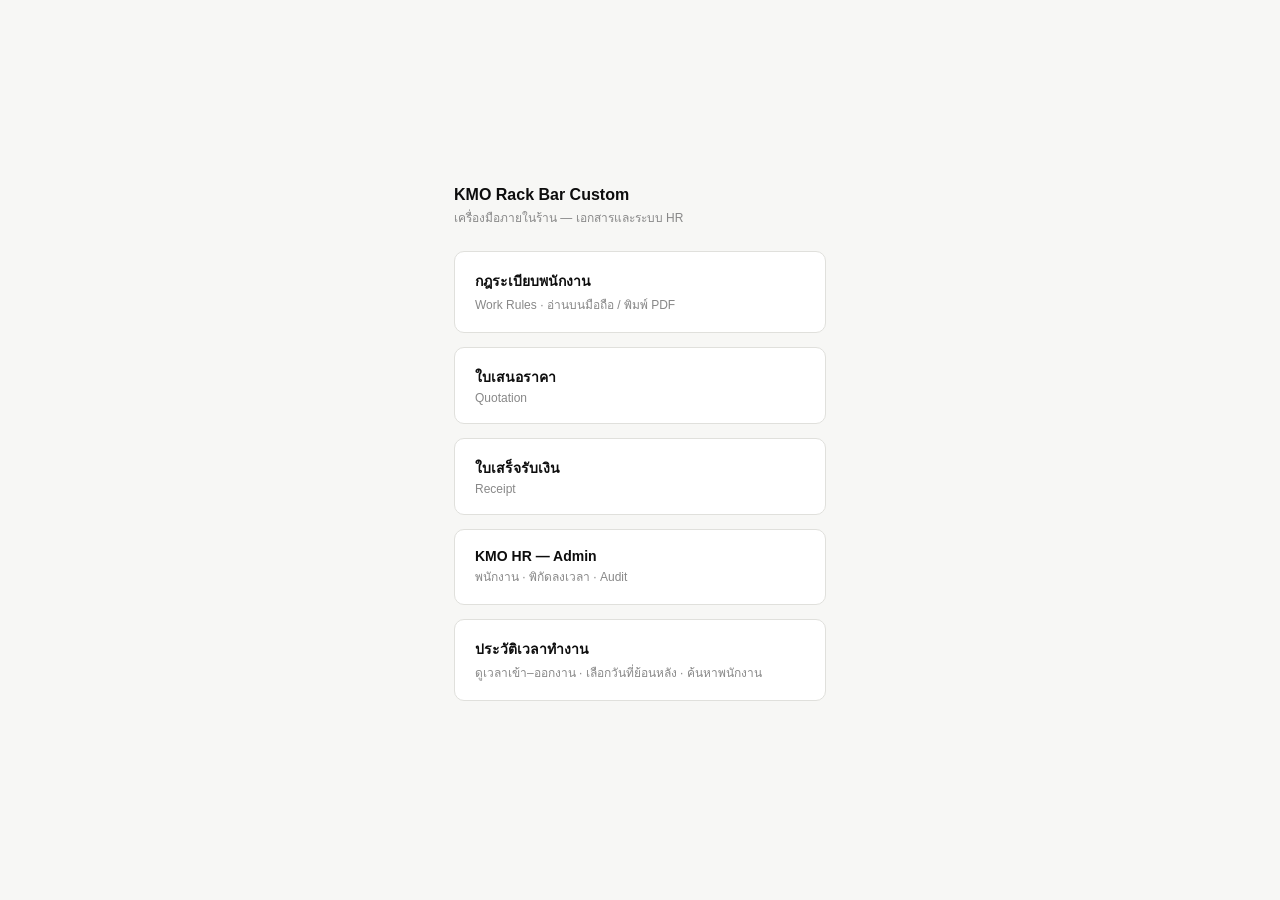
<file: index.html>
<!DOCTYPE html>
<html lang="th">
<head>
<meta charset="UTF-8">
<meta name="viewport" content="width=device-width, initial-scale=1.0">
<title>KMO Tools — เอกสาร</title>
<style>
  *{margin:0;padding:0;box-sizing:border-box}
  body{background:#f7f7f5;font-family:'IBM Plex Sans Thai','Sarabun',sans-serif;color:#0d0d0d;min-height:100vh;display:flex;align-items:center;justify-content:center}
  .wrap{width:100%;max-width:420px;padding:24px}
  h1{font-size:16px;font-weight:600;margin-bottom:4px}
  p.sub{font-size:12px;color:#888;margin-bottom:24px}
  a.card{display:block;background:#fff;border:1px solid #e0e0dc;border-radius:10px;padding:18px 20px;margin-bottom:14px;text-decoration:none;color:#0d0d0d;transition:border-color .15s}
  a.card:hover{border-color:#f5d000}
  a.card .t{font-size:14px;font-weight:600}
  a.card .d{font-size:12px;color:#888;margin-top:3px}
</style>
</head>
<body>
<div class="wrap">
  <h1>KMO Rack Bar Custom</h1>
  <p class="sub">เครื่องมือภายในร้าน — เอกสารและระบบ HR</p>
  <a class="card" href="hr/rules.html">
    <div class="t">กฎระเบียบพนักงาน</div>
    <div class="d">Work Rules · อ่านบนมือถือ / พิมพ์ PDF</div>
  </a>
  <a class="card" href="quotation.html">
    <div class="t">ใบเสนอราคา</div>
    <div class="d">Quotation</div>
  </a>
  <a class="card" href="receipt.html">
    <div class="t">ใบเสร็จรับเงิน</div>
    <div class="d">Receipt</div>
  </a>
  <a class="card" href="hr/admin.html">
    <div class="t">KMO HR — Admin</div>
    <div class="d">พนักงาน · พิกัดลงเวลา · Audit</div>
  </a>
  <a class="card" href="hr/attendance.html">
    <div class="t">ประวัติเวลาทำงาน</div>
    <div class="d">ดูเวลาเข้า–ออกงาน · เลือกวันที่ย้อนหลัง · ค้นหาพนักงาน</div>
  </a>
</div>
</body>
</html>
</file>
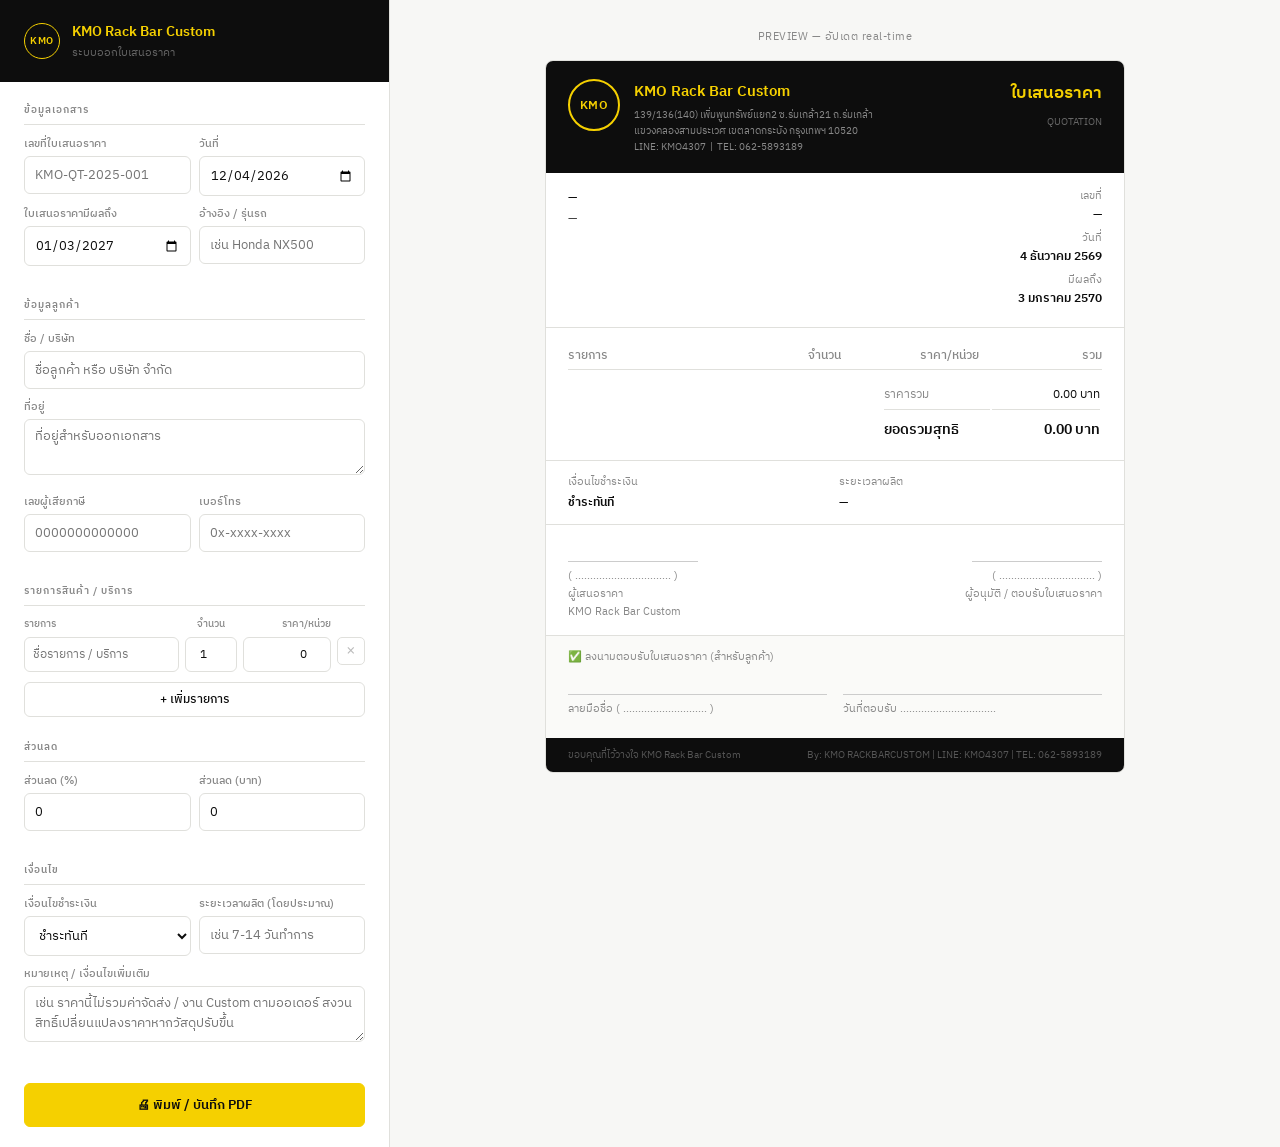
<file: quotation.html>
<!DOCTYPE html>
<html lang="th">
<head>
<meta charset="UTF-8">
<meta name="viewport" content="width=device-width, initial-scale=1.0">
<title>KMO Rack Bar Custom — ใบเสนอราคา</title>
<link href="https://fonts.googleapis.com/css2?family=IBM+Plex+Sans+Thai:wght@400;500;600&display=swap" rel="stylesheet">
<style>
*{margin:0;padding:0;box-sizing:border-box}
:root{
  --black:#0d0d0d;--yellow:#f5d000;--yellow-dim:#c9a900;
  --gray:#888;--light:#f7f7f5;--border:#e0e0dc;
  --font:'IBM Plex Sans Thai',sans-serif;
}
body{background:var(--light);font-family:var(--font);color:var(--black);min-height:100vh}

.app{display:grid;grid-template-columns:390px 1fr;min-height:100vh}

/* EDITOR */
.editor{background:#fff;border-right:1px solid var(--border);display:flex;flex-direction:column;overflow-y:auto}
.editor-header{background:var(--black);padding:20px 24px;display:flex;align-items:center;gap:12px;position:sticky;top:0;z-index:10}
.editor-header .logo{width:36px;height:36px;border-radius:50%;border:1.5px solid var(--yellow);display:flex;align-items:center;justify-content:center;font-size:10px;font-weight:600;color:var(--yellow);letter-spacing:.5px;flex-shrink:0}
.editor-header h1{font-size:14px;font-weight:600;color:var(--yellow)}
.editor-header p{font-size:11px;color:#666;margin-top:1px}
.editor-body{padding:20px 24px;flex:1}

.section{margin-bottom:22px}
.section-label{font-size:10px;font-weight:600;color:var(--gray);letter-spacing:1px;text-transform:uppercase;margin-bottom:10px;padding-bottom:6px;border-bottom:1px solid var(--border)}
.field{margin-bottom:9px}
.field label{display:block;font-size:11px;color:var(--gray);margin-bottom:3px;font-weight:500}
.field input,.field textarea,.field select{width:100%;border:1px solid var(--border);border-radius:6px;padding:7px 10px;font-size:13px;font-family:var(--font);background:#fff;color:var(--black);outline:none;transition:border .15s}
.field input:focus,.field textarea:focus,.field select:focus{border-color:#aaa}
.field textarea{resize:vertical;min-height:56px;line-height:1.5}
.field-row{display:grid;grid-template-columns:1fr 1fr;gap:8px}

.items-head{display:grid;grid-template-columns:1fr 52px 88px 28px;gap:6px;margin-bottom:5px}
.items-head span{font-size:10px;color:var(--gray);font-weight:500}
.item-row{display:grid;grid-template-columns:1fr 52px 88px 28px;gap:6px;margin-bottom:6px;align-items:start}
.item-row input{border:1px solid var(--border);border-radius:6px;padding:7px 8px;font-size:12px;font-family:var(--font);width:100%;outline:none;background:#fff;color:var(--black)}
.item-row input:focus{border-color:#aaa}
.item-row input[type=number]{text-align:right}

.btn{border:1px solid var(--border);background:#fff;color:var(--black);padding:7px 13px;border-radius:6px;font-size:12px;font-family:var(--font);cursor:pointer;transition:all .15s;font-weight:500}
.btn:hover{background:var(--light);border-color:#bbb}
.btn-icon{width:28px;height:28px;display:flex;align-items:center;justify-content:center;padding:0;border-radius:5px;border:1px solid var(--border);background:#fff;color:#bbb;cursor:pointer;font-size:16px;line-height:1;font-family:var(--font)}
.btn-icon:hover{color:#e55;border-color:#e55}
.btn-add{width:100%;margin-top:4px}
.btn-print{background:var(--yellow);color:var(--black);border-color:var(--yellow);font-weight:600;width:100%;padding:10px;margin-top:10px;font-size:13px}
.btn-print:hover{background:var(--yellow-dim);border-color:var(--yellow-dim)}

/* PREVIEW */
.preview-area{background:var(--light);display:flex;flex-direction:column;align-items:center;padding:28px 24px;overflow-y:auto}
.preview-label{font-size:11px;color:var(--gray);letter-spacing:.5px;margin-bottom:14px}

/* QUOTATION DOC */
.quot{background:#fff;width:100%;max-width:580px;border:1px solid var(--border);border-radius:8px;overflow:hidden}

.q-head{background:var(--black);padding:18px 22px;display:flex;align-items:flex-start;gap:14px}
.q-logo{width:52px;height:52px;border-radius:50%;border:2px solid var(--yellow);display:flex;align-items:center;justify-content:center;font-size:12px;font-weight:600;color:var(--yellow);letter-spacing:.5px;flex-shrink:0}
.q-shop h2{color:var(--yellow);font-size:15px;font-weight:600;margin:0}
.q-shop p{color:#888;font-size:10px;margin:3px 0 0;line-height:1.6}
.q-badge{margin-left:auto;text-align:right}
.q-badge h3{color:var(--yellow);font-size:17px;font-weight:600;margin:0}
.q-badge small{color:#666;font-size:10px}

.q-info{display:flex;justify-content:space-between;gap:16px;padding:14px 22px;border-bottom:1px solid var(--border);flex-wrap:wrap}
.cust-block p{margin:0;font-size:12px;line-height:1.75;color:#444}
.cust-name{font-weight:600;font-size:13px;color:var(--black)!important}
.meta-block{text-align:right;font-size:11px;color:var(--gray);min-width:140px}
.meta-block .val{display:block;font-weight:600;font-size:12px;color:var(--black);margin-bottom:5px}

.q-body{padding:14px 22px}
table.items{width:100%;border-collapse:collapse;font-size:12px;table-layout:fixed}
table.items th{color:var(--gray);font-weight:500;padding:4px 0;border-bottom:1px solid var(--border);text-align:left}
table.items th.r{text-align:right}
table.items th.c{text-align:center}
table.items td{padding:7px 0;color:var(--black);vertical-align:top}
table.items td.r{text-align:right}
table.items td.c{text-align:center}

.summary{display:flex;justify-content:flex-end;margin-top:10px}
.sum-table{font-size:12px;min-width:220px}
.sum-table td{padding:3px 0;color:var(--gray)}
.sum-table td.val{text-align:right;padding-left:20px;color:var(--black)}
.sum-table .total-row td{font-size:14px;font-weight:600;color:var(--black);border-top:1px solid var(--border);padding-top:8px}

.q-terms{padding:12px 22px;border-top:1px solid var(--border);display:grid;grid-template-columns:1fr 1fr;gap:8px}
.term-item{font-size:11px}
.term-item span{color:var(--gray);display:block;margin-bottom:2px}
.term-item strong{color:var(--black);font-size:12px;font-weight:600}

.q-note{margin:0 22px 12px;background:var(--light);border-radius:6px;padding:9px 13px;font-size:11px;color:#555}
.q-note strong{color:var(--black)}

.q-sign{display:flex;justify-content:space-between;padding:14px 22px;border-top:1px solid var(--border)}
.sign-block{font-size:11px;color:var(--gray)}
.sign-block.right{text-align:right}
.sig-line{border-bottom:1px solid #ccc;width:130px;margin:22px 0 5px}
.sign-block.right .sig-line{margin-left:auto}

.q-accept{padding:12px 22px;border-top:1px solid var(--border);background:#fafaf8}
.q-accept p{font-size:11px;color:var(--gray);margin-bottom:8px}
.accept-row{display:flex;justify-content:space-between;gap:16px}
.accept-sign{font-size:11px;color:var(--gray);flex:1}
.accept-sign .sig-line{border-bottom:1px solid #ccc;width:100%;margin:20px 0 5px}

.q-foot{background:var(--black);padding:9px 22px;display:flex;justify-content:space-between;align-items:center}
.q-foot p{font-size:10px;color:#555}

/* PRINT */
@media print{
  body{background:#fff}
  .app{display:block}
  .editor{display:none}
  .preview-area{padding:0;background:#fff;align-items:flex-start}
  .preview-label{display:none}
  .quot{max-width:100%;border:none;border-radius:0;box-shadow:none}
  .btn-print{display:none}
  @page{margin:12mm}
}
</style>
</head>
<body>
<div class="app">

  <!-- EDITOR -->
  <div class="editor">
    <div class="editor-header">
      <div class="logo">KMO</div>
      <div>
        <h1>KMO Rack Bar Custom</h1>
        <p>ระบบออกใบเสนอราคา</p>
      </div>
    </div>
    <div class="editor-body">

      <div class="section">
        <div class="section-label">ข้อมูลเอกสาร</div>
        <div class="field-row">
          <div class="field"><label>เลขที่ใบเสนอราคา</label><input type="text" id="f-no" placeholder="KMO-QT-2025-001"></div>
          <div class="field"><label>วันที่</label><input type="date" id="f-date"></div>
        </div>
        <div class="field-row">
          <div class="field"><label>ใบเสนอราคามีผลถึง</label><input type="date" id="f-valid"></div>
          <div class="field"><label>อ้างอิง / รุ่นรถ</label><input type="text" id="f-ref" placeholder="เช่น Honda NX500"></div>
        </div>
      </div>

      <div class="section">
        <div class="section-label">ข้อมูลลูกค้า</div>
        <div class="field"><label>ชื่อ / บริษัท</label><input type="text" id="f-cname" placeholder="ชื่อลูกค้า หรือ บริษัท จำกัด"></div>
        <div class="field"><label>ที่อยู่</label><textarea id="f-caddr" placeholder="ที่อยู่สำหรับออกเอกสาร"></textarea></div>
        <div class="field-row">
          <div class="field"><label>เลขผู้เสียภาษี</label><input type="text" id="f-ctax" placeholder="0000000000000"></div>
          <div class="field"><label>เบอร์โทร</label><input type="text" id="f-ctel" placeholder="0x-xxxx-xxxx"></div>
        </div>
      </div>

      <div class="section">
        <div class="section-label">รายการสินค้า / บริการ</div>
        <div class="items-head">
          <span>รายการ</span><span style="text-align:center">จำนวน</span><span style="text-align:right">ราคา/หน่วย</span><span></span>
        </div>
        <div id="items-wrap"></div>
        <button class="btn btn-add" onclick="addItem()">+ เพิ่มรายการ</button>
      </div>

      <div class="section">
        <div class="section-label">ส่วนลด</div>
        <div class="field-row">
          <div class="field"><label>ส่วนลด (%)</label><input type="number" id="f-disc" value="0" min="0" max="100"></div>
          <div class="field"><label>ส่วนลด (บาท)</label><input type="number" id="f-disc-bt" value="0" min="0" placeholder="ถ้ากรอกจะใช้แทน %"></div>
        </div>
      </div>

      <div class="section">
        <div class="section-label">เงื่อนไข</div>
        <div class="field-row">
          <div class="field">
            <label>เงื่อนไขชำระเงิน</label>
            <select id="f-pay">
              <option>ชำระทันที</option>
              <option>มัดจำ 50% ที่เหลือรับงาน</option>
              <option>มัดจำ 30% ที่เหลือรับงาน</option>
              <option>เครดิต 7 วัน</option>
              <option>เครดิต 15 วัน</option>
              <option>เครดิต 30 วัน</option>
              <option value="custom">กำหนดเอง...</option>
            </select>
          </div>
          <div class="field">
            <label>ระยะเวลาผลิต (โดยประมาณ)</label>
            <input type="text" id="f-lead" placeholder="เช่น 7-14 วันทำการ">
          </div>
        </div>
        <div class="field" id="custom-pay-wrap" style="display:none">
          <label>ระบุเงื่อนไขชำระ</label>
          <input type="text" id="f-pay-custom" placeholder="กรอกเงื่อนไขชำระเงิน">
        </div>
        <div class="field"><label>หมายเหตุ / เงื่อนไขเพิ่มเติม</label><textarea id="f-note" placeholder="เช่น ราคานี้ไม่รวมค่าจัดส่ง / งาน Custom ตามออเดอร์ สงวนสิทธิ์เปลี่ยนแปลงราคาหากวัสดุปรับขึ้น"></textarea></div>
      </div>

      <button class="btn btn-print" onclick="printAndCommit()">🖨 พิมพ์ / บันทึก PDF</button>

    </div>
  </div>

  <!-- PREVIEW -->
  <div class="preview-area">
    <p class="preview-label">PREVIEW — อัปเดต real-time</p>
    <div class="quot" id="quotation">

      <div class="q-head">
        <div class="q-logo">KMO</div>
        <div class="q-shop">
          <h2>KMO Rack Bar Custom</h2>
          <p>139/136(140) เพิ่มพูนทรัพย์แยก2 ซ.ร่มเกล้า21 ถ.ร่มเกล้า<br>แขวงคลองสามประเวศ เขตลาดกระบัง กรุงเทพฯ 10520<br>LINE: KMO4307 &nbsp;|&nbsp; TEL: 062-5893189</p>
        </div>
        <div class="q-badge">
          <h3>ใบเสนอราคา</h3>
          <small>QUOTATION</small>
        </div>
      </div>

      <div class="q-info">
        <div class="cust-block">
          <p class="cust-name" id="p-cname">—</p>
          <p id="p-caddr" style="white-space:pre-line">—</p>
          <p id="p-ctax"></p>
          <p id="p-ctel"></p>
        </div>
        <div class="meta-block">
          <span>เลขที่</span><span class="val" id="p-no">—</span>
          <span>วันที่</span><span class="val" id="p-date">—</span>
          <span>มีผลถึง</span><span class="val" id="p-valid">—</span>
          <span id="p-ref-label" style="display:none">อ้างอิง</span><span class="val" id="p-ref" style="display:none"></span>
        </div>
      </div>

      <div class="q-body">
        <table class="items">
          <thead>
            <tr>
              <th style="width:42%">รายการ</th>
              <th class="c" style="width:12%">จำนวน</th>
              <th class="r" style="width:23%">ราคา/หน่วย</th>
              <th class="r" style="width:23%">รวม</th>
            </tr>
          </thead>
          <tbody id="p-items"></tbody>
        </table>
        <div class="summary">
          <table class="sum-table">
            <tr><td>ราคารวม</td><td class="val" id="p-subtotal">0.00 บาท</td></tr>
            <tr id="row-disc"><td>ส่วนลด</td><td class="val" id="p-disc-val"></td></tr>
            <tr id="row-after" class="total-row"><td>ยอดรวมสุทธิ</td><td class="val" id="p-total">0.00 บาท</td></tr>
          </table>
        </div>
      </div>

      <div id="note-block" style="display:none" class="q-note">
        <strong>หมายเหตุ:</strong> <span id="p-note"></span>
      </div>

      <div class="q-terms">
        <div class="term-item"><span>เงื่อนไขชำระเงิน</span><strong id="p-pay">—</strong></div>
        <div class="term-item"><span>ระยะเวลาผลิต</span><strong id="p-lead">—</strong></div>
      </div>

      <div class="q-sign">
        <div class="sign-block">
          <div class="sig-line"></div>
          <p>( ................................ )</p>
          <p>ผู้เสนอราคา</p>
          <p>KMO Rack Bar Custom</p>
        </div>
        <div class="sign-block right">
          <div class="sig-line"></div>
          <p>( ................................ )</p>
          <p id="p-sign-cname">ผู้อนุมัติ / ตอบรับใบเสนอราคา</p>
        </div>
      </div>

      <div class="q-accept">
        <p>✅ ลงนามตอบรับใบเสนอราคา (สำหรับลูกค้า)</p>
        <div class="accept-row">
          <div class="accept-sign"><div class="sig-line"></div><p>ลายมือชื่อ ( ............................ )</p></div>
          <div class="accept-sign"><div class="sig-line"></div><p>วันที่ตอบรับ ................................</p></div>
        </div>
      </div>

      <div class="q-foot">
        <p>ขอบคุณที่ไว้วางใจ KMO Rack Bar Custom</p>
        <p>By: KMO RACKBARCUSTOM | LINE: KMO4307 | TEL: 062-5893189</p>
      </div>

    </div>
  </div>
</div>

<script>
const fmt = n => Number(n).toLocaleString('th-TH',{minimumFractionDigits:2,maximumFractionDigits:2});
const thDate = s => {
  if(!s) return '—';
  const [y,m,d] = s.split('-');
  const mo = ['มกราคม','กุมภาพันธ์','มีนาคม','เมษายน','พฤษภาคม','มิถุนายน','กรกฎาคม','สิงหาคม','กันยายน','ตุลาคม','พฤศจิกายน','ธันวาคม'];
  return `${+d} ${mo[+m-1]} ${+y+543}`;
};
const g = id => document.getElementById(id);

let ic = 0;
function addItem(desc='', qty=1, price=0){
  const id = ic++;
  const w = g('items-wrap');
  const el = document.createElement('div');
  el.className='item-row'; el.id='item-'+id;
  el.innerHTML=`<input type="text" placeholder="ชื่อรายการ / บริการ" value="${desc}" oninput="render()"><input type="number" value="${qty}" min="1" style="text-align:center" oninput="render()"><input type="number" value="${price}" min="0" style="text-align:right" oninput="render()"><button class="btn-icon" onclick="rmItem(${id})" title="ลบ">×</button>`;
  w.appendChild(el); render();
}
function rmItem(id){ const el=g('item-'+id); if(el)el.remove(); render(); }

g('f-pay').addEventListener('change', function(){
  g('custom-pay-wrap').style.display = this.value==='custom' ? 'block' : 'none';
  render();
});

function render(){
  g('p-no').textContent = g('f-no').value || '—';
  g('p-date').textContent = thDate(g('f-date').value);
  g('p-valid').textContent = thDate(g('f-valid').value);

  const ref = g('f-ref').value;
  g('p-ref-label').style.display = ref ? '' : 'none';
  g('p-ref').style.display = ref ? '' : 'none';
  g('p-ref').textContent = ref;

  g('p-cname').textContent = g('f-cname').value || '—';
  g('p-caddr').textContent = g('f-caddr').value || '—';
  g('p-ctax').textContent = g('f-ctax').value ? 'เลขผู้เสียภาษี: '+g('f-ctax').value : '';
  g('p-ctel').textContent = g('f-ctel').value ? 'โทร: '+g('f-ctel').value : '';
  g('p-sign-cname').textContent = g('f-cname').value || 'ผู้อนุมัติ / ตอบรับใบเสนอราคา';

  const payVal = g('f-pay').value === 'custom' ? g('f-pay-custom').value : g('f-pay').value;
  g('p-pay').textContent = payVal || '—';
  g('p-lead').textContent = g('f-lead').value || '—';

  // items
  const rows = [...document.querySelectorAll('#items-wrap .item-row')];
  let subtotal = 0;
  const tbody = g('p-items'); tbody.innerHTML='';
  rows.forEach(r => {
    const ins = r.querySelectorAll('input');
    const desc=ins[0].value, qty=+ins[1].value||0, price=+ins[2].value||0;
    if(!desc && !price) return;
    const tot = qty*price; subtotal += tot;
    const tr = document.createElement('tr');
    tr.innerHTML=`<td>${desc}</td><td class="c">${qty}</td><td class="r">${fmt(price)}</td><td class="r">${fmt(tot)}</td>`;
    tbody.appendChild(tr);
  });

  const discPct = Math.max(0,Math.min(100,+g('f-disc').value||0));
  const discBt = Math.max(0,+g('f-disc-bt').value||0);
  // ถ้ากรอกบาทใช้แทน %
  const discAmt = discBt > 0 ? discBt : subtotal*discPct/100;
  const total = Math.max(0, subtotal - discAmt);

  g('p-subtotal').textContent = fmt(subtotal)+' บาท';
  if(discAmt > 0){
    g('row-disc').style.display='';
    const label = discBt > 0 ? '-'+fmt(discBt)+' บาท' : '-'+fmt(discAmt)+' บาท ('+discPct+'%)';
    g('p-disc-val').textContent = label;
    g('row-after').className='total-row';
  } else {
    g('row-disc').style.display='none';
    g('row-after').className='total-row';
  }
  g('p-total').textContent = fmt(total)+' บาท';

  const note = g('f-note').value;
  g('note-block').style.display = note ? 'block' : 'none';
  g('p-note').textContent = note;
}

// init
const today = new Date();
g('f-date').value = today.toISOString().split('T')[0];
const exp = new Date(today); exp.setDate(exp.getDate()+30);
g('f-valid').value = exp.toISOString().split('T')[0];
// ponytail: เลขที่ใบเสนอราคา - ดึง/จองจาก Supabase แทน localStorage เครื่องเดียว
// เพื่อให้เลขไม่ชนกันไม่ว่าจะเปิดจากเครื่องไหน (peek ตอนเปิดหน้า, commit จริงตอนกดพิมพ์)
const SUPABASE_URL = 'https://xfhpwxjywqgqefbncumm.supabase.co';
const SUPABASE_ANON_KEY = 'eyJhbGciOiJIUzI1NiIsInR5cCI6IkpXVCJ9.eyJpc3MiOiJzdXBhYmFzZSIsInJlZiI6InhmaHB3eGp5d3FncWVmYm5jdW1tIiwicm9sZSI6ImFub24iLCJpYXQiOjE3NzI4MjIxMTQsImV4cCI6MjA4ODM5ODExNH0.GRfJ8aY9FgfMw18Vld4m2R6mE2cOwUsJw3OXOJEt0is';
const DOC_TYPE = 'quotation';

async function docRpc(name, year) {
  const res = await fetch(`${SUPABASE_URL}/rest/v1/rpc/${name}`, {
    method: 'POST',
    headers: {
      'apikey': SUPABASE_ANON_KEY,
      'Authorization': `Bearer ${SUPABASE_ANON_KEY}`,
      'Content-Type': 'application/json',
    },
    body: JSON.stringify({ p_doc_type: DOC_TYPE, p_year: year }),
  });
  if (!res.ok) throw new Error(`${name} failed`);
  return res.json();
}

function formatDocNo(seq) {
  return 'KMO-QT-' + today.getFullYear() + '-' + String(seq).padStart(3, '0');
}

async function printAndCommit() {
  try {
    const seq = await docRpc('commit_next_doc_number', today.getFullYear());
    g('f-no').value = formatDocNo(seq);
    render();
  } catch (err) {
    console.error('commit_next_doc_number failed:', err);
    alert('ดึงเลขที่จาก Supabase ไม่ได้ กรุณาใส่เลขที่เองก่อนพิมพ์ (เช็คอินเทอร์เน็ต)');
  }
  window.print();
}

docRpc('peek_next_doc_number', today.getFullYear())
  .then(seq => { g('f-no').value = formatDocNo(seq); render(); })
  .catch(err => console.error('peek_next_doc_number failed:', err));

document.querySelectorAll('input,textarea,select').forEach(el=>el.addEventListener('input',render));
addItem('',1,0);
render();
</script>
</body>
</html>
</file>
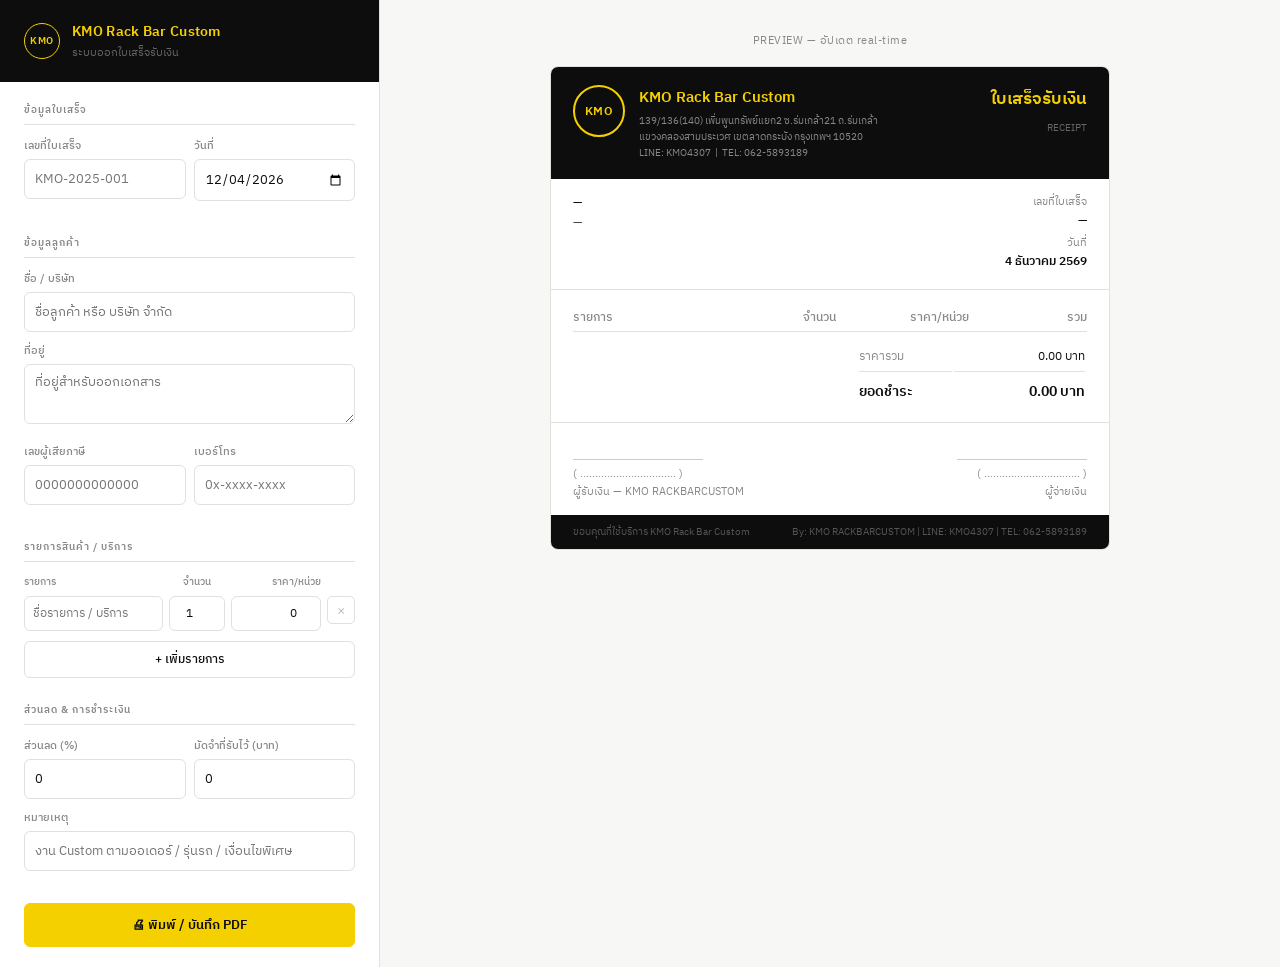
<file: receipt.html>
<!DOCTYPE html>
<html lang="th">
<head>
<meta charset="UTF-8">
<meta name="viewport" content="width=device-width, initial-scale=1.0">
<title>KMO Rack Bar Custom — ใบเสร็จรับเงิน</title>
<link href="https://fonts.googleapis.com/css2?family=Sarabun:wght@400;500;600&family=IBM+Plex+Sans+Thai:wght@400;500;600&display=swap" rel="stylesheet">
<style>
  *{margin:0;padding:0;box-sizing:border-box}
  :root{
    --black:#0d0d0d;--yellow:#f5d000;--yellow-dim:#c9a900;
    --gray:#888;--light:#f7f7f5;--border:#e0e0dc;
    --font:'IBM Plex Sans Thai','Sarabun',sans-serif;
  }
  body{background:var(--light);font-family:var(--font);color:var(--black);min-height:100vh}

  /* ===== EDITOR SIDE ===== */
  .app{display:grid;grid-template-columns:380px 1fr;min-height:100vh}

  .editor{background:#fff;border-right:1px solid var(--border);padding:0;display:flex;flex-direction:column;overflow-y:auto}
  .editor-header{background:var(--black);padding:20px 24px;display:flex;align-items:center;gap:12px;position:sticky;top:0;z-index:10}
  .editor-header .logo-badge{width:36px;height:36px;border-radius:50%;border:1.5px solid var(--yellow);display:flex;align-items:center;justify-content:center;font-size:10px;font-weight:600;color:var(--yellow);letter-spacing:.5px}
  .editor-header h1{font-size:14px;font-weight:600;color:var(--yellow);letter-spacing:.3px}
  .editor-header p{font-size:11px;color:#666;margin-top:1px}

  .editor-body{padding:20px 24px;flex:1}
  .section{margin-bottom:24px}
  .section-label{font-size:10px;font-weight:600;color:var(--gray);letter-spacing:1px;text-transform:uppercase;margin-bottom:12px;padding-bottom:6px;border-bottom:1px solid var(--border)}

  .field{margin-bottom:10px}
  .field label{display:block;font-size:11px;color:var(--gray);margin-bottom:4px;font-weight:500}
  .field input,.field textarea,.field select{
    width:100%;border:1px solid var(--border);border-radius:6px;
    padding:8px 10px;font-size:13px;font-family:var(--font);
    background:#fff;color:var(--black);outline:none;transition:border .15s
  }
  .field input:focus,.field textarea:focus{border-color:#aaa}
  .field textarea{resize:vertical;min-height:60px;line-height:1.5}
  .field-row{display:grid;grid-template-columns:1fr 1fr;gap:8px}

  .items-header{display:grid;grid-template-columns:1fr 56px 90px 28px;gap:6px;margin-bottom:6px}
  .items-header span{font-size:10px;color:var(--gray);font-weight:500}
  .item-row{display:grid;grid-template-columns:1fr 56px 90px 28px;gap:6px;margin-bottom:6px;align-items:start}
  .item-row input{border:1px solid var(--border);border-radius:6px;padding:7px 8px;font-size:12px;font-family:var(--font);width:100%;outline:none;background:#fff;color:var(--black)}
  .item-row input:focus{border-color:#aaa}
  .item-row input[type=number]{text-align:right}

  .btn{border:1px solid var(--border);background:#fff;color:var(--black);padding:8px 14px;border-radius:6px;font-size:12px;font-family:var(--font);cursor:pointer;transition:background .15s,border .15s;font-weight:500}
  .btn:hover{background:var(--light);border-color:#bbb}
  .btn-icon{width:28px;height:28px;display:flex;align-items:center;justify-content:center;padding:0;border-radius:5px;border:1px solid var(--border);background:#fff;color:#bbb;cursor:pointer;font-size:14px;transition:all .15s;font-family:var(--font)}
  .btn-icon:hover{color:#e55;border-color:#e55;background:#fff5f5}
  .btn-add{margin-top:4px;width:100%}
  .btn-print{background:var(--yellow);color:var(--black);border-color:var(--yellow);font-weight:600;width:100%;padding:10px;margin-top:8px;font-size:13px}
  .btn-print:hover{background:var(--yellow-dim);border-color:var(--yellow-dim)}

  /* ===== PREVIEW SIDE ===== */
  .preview-area{background:var(--light);display:flex;flex-direction:column;align-items:center;padding:32px 24px;overflow-y:auto}
  .preview-label{font-size:11px;color:var(--gray);letter-spacing:.5px;margin-bottom:16px;text-align:center}

  /* ===== RECEIPT ===== */
  .receipt{
    background:#fff;width:100%;max-width:560px;
    border:1px solid var(--border);border-radius:8px;overflow:hidden;
  }
  .rcpt-head{background:var(--black);padding:18px 22px;display:flex;align-items:flex-start;gap:14px}
  .rcpt-logo{width:52px;height:52px;border-radius:50%;border:2px solid var(--yellow);display:flex;align-items:center;justify-content:center;font-size:12px;font-weight:600;color:var(--yellow);letter-spacing:.5px;flex-shrink:0}
  .rcpt-shop h2{color:var(--yellow);font-size:15px;font-weight:600;margin:0}
  .rcpt-shop p{color:#888;font-size:10px;margin:3px 0 0;line-height:1.6}
  .rcpt-title-badge{margin-left:auto;text-align:right}
  .rcpt-title-badge h3{color:var(--yellow);font-size:17px;font-weight:600;margin:0}
  .rcpt-title-badge small{color:#666;font-size:10px}

  .rcpt-info{display:flex;justify-content:space-between;gap:16px;padding:14px 22px;border-bottom:1px solid var(--border)}
  .cust-block p{margin:0;font-size:12px;line-height:1.7;color:#444}
  .cust-name{font-weight:600;font-size:13px;color:var(--black) !important}
  .meta-block{text-align:right;font-size:11px;color:var(--gray);min-width:130px}
  .meta-block .val{display:block;font-weight:600;font-size:12px;color:var(--black);margin-bottom:4px}

  .rcpt-body{padding:14px 22px}
  .items-table{width:100%;border-collapse:collapse;font-size:12px;table-layout:fixed}
  .items-table th{color:var(--gray);font-weight:500;padding:4px 0;border-bottom:1px solid var(--border);text-align:left}
  .items-table th.r{text-align:right}
  .items-table th.c{text-align:center}
  .items-table td{padding:7px 0;vertical-align:top;color:var(--black)}
  .items-table td.r{text-align:right}
  .items-table td.c{text-align:center}
  .items-table .sep td{border-top:1px solid var(--border)}

  .summary{display:flex;justify-content:flex-end;margin-top:10px}
  .sum-table{font-size:12px;min-width:230px}
  .sum-table td{padding:3px 0;color:var(--gray)}
  .sum-table td.val{text-align:right;padding-left:20px;color:var(--black)}
  .sum-table .total td{font-size:14px;font-weight:600;color:var(--black);border-top:1px solid var(--border);padding-top:8px}

  .rcpt-note{margin:0 22px 14px;background:var(--light);border-radius:6px;padding:9px 13px;font-size:11px;color:#555}
  .rcpt-note strong{color:var(--black)}

  .rcpt-sign{display:flex;justify-content:space-between;padding:14px 22px;border-top:1px solid var(--border)}
  .sign-block{font-size:11px;color:var(--gray)}
  .sign-block.right{text-align:right}
  .sign-line{border-bottom:1px solid #ccc;width:130px;margin:22px 0 5px}
  .sign-block.right .sign-line{margin-left:auto}

  .rcpt-foot{background:var(--black);padding:9px 22px;display:flex;justify-content:space-between;align-items:center}
  .rcpt-foot p{font-size:10px;color:#555}

  /* ===== PRINT ===== */
  @media print{
    body{background:#fff}
    .app{display:block}
    .editor{display:none}
    .preview-area{padding:0;background:#fff;align-items:flex-start}
    .preview-label{display:none}
    .receipt{max-width:100%;border:none;border-radius:0;box-shadow:none}
    .btn-print{display:none}
    @page{margin:15mm}
  }
</style>
</head>
<body>
<div class="app">

  <!-- EDITOR -->
  <div class="editor">
    <div class="editor-header">
      <div class="logo-badge">KMO</div>
      <div>
        <h1>KMO Rack Bar Custom</h1>
        <p>ระบบออกใบเสร็จรับเงิน</p>
      </div>
    </div>
    <div class="editor-body">

      <div class="section">
        <div class="section-label">ข้อมูลใบเสร็จ</div>
        <div class="field-row">
          <div class="field"><label>เลขที่ใบเสร็จ</label><input type="text" id="f-no" placeholder="KMO-2025-001"></div>
          <div class="field"><label>วันที่</label><input type="date" id="f-date"></div>
        </div>
      </div>

      <div class="section">
        <div class="section-label">ข้อมูลลูกค้า</div>
        <div class="field"><label>ชื่อ / บริษัท</label><input type="text" id="f-cname" placeholder="ชื่อลูกค้า หรือ บริษัท จำกัด"></div>
        <div class="field"><label>ที่อยู่</label><textarea id="f-caddr" placeholder="ที่อยู่สำหรับออกเอกสาร"></textarea></div>
        <div class="field-row">
          <div class="field"><label>เลขผู้เสียภาษี</label><input type="text" id="f-ctax" placeholder="0000000000000"></div>
          <div class="field"><label>เบอร์โทร</label><input type="text" id="f-ctel" placeholder="0x-xxxx-xxxx"></div>
        </div>
      </div>

      <div class="section">
        <div class="section-label">รายการสินค้า / บริการ</div>
        <div class="items-header">
          <span>รายการ</span><span style="text-align:center">จำนวน</span><span style="text-align:right">ราคา/หน่วย</span><span></span>
        </div>
        <div id="items-wrap"></div>
        <button class="btn btn-add" onclick="addItem()">+ เพิ่มรายการ</button>
      </div>

      <div class="section">
        <div class="section-label">ส่วนลด & การชำระเงิน</div>
        <div class="field-row">
          <div class="field"><label>ส่วนลด (%)</label><input type="number" id="f-disc" value="0" min="0" max="100"></div>
          <div class="field"><label>มัดจำที่รับไว้ (บาท)</label><input type="number" id="f-dep" value="0" min="0"></div>
        </div>
        <div class="field"><label>หมายเหตุ</label><input type="text" id="f-note" placeholder="งาน Custom ตามออเดอร์ / รุ่นรถ / เงื่อนไขพิเศษ"></div>
      </div>

      <button class="btn btn-print" onclick="printAndCommit()">🖨 พิมพ์ / บันทึก PDF</button>

    </div>
  </div>

  <!-- PREVIEW -->
  <div class="preview-area">
    <p class="preview-label">PREVIEW — อัปเดต real-time</p>
    <div class="receipt" id="receipt">

      <div class="rcpt-head">
        <div class="rcpt-logo">KMO</div>
        <div class="rcpt-shop">
          <h2>KMO Rack Bar Custom</h2>
          <p>139/136(140) เพิ่มพูนทรัพย์แยก2 ซ.ร่มเกล้า21 ถ.ร่มเกล้า<br>แขวงคลองสามประเวศ เขตลาดกระบัง กรุงเทพฯ 10520<br>LINE: KMO4307 &nbsp;|&nbsp; TEL: 062-5893189</p>
        </div>
        <div class="rcpt-title-badge">
          <h3>ใบเสร็จรับเงิน</h3>
          <small>RECEIPT</small>
        </div>
      </div>

      <div class="rcpt-info">
        <div class="cust-block">
          <p class="cust-name" id="p-cname">—</p>
          <p id="p-caddr" style="white-space:pre-line">—</p>
          <p id="p-ctax"></p>
          <p id="p-ctel"></p>
        </div>
        <div class="meta-block">
          <span>เลขที่ใบเสร็จ</span>
          <span class="val" id="p-no">—</span>
          <span>วันที่</span>
          <span class="val" id="p-date">—</span>
        </div>
      </div>

      <div class="rcpt-body">
        <table class="items-table">
          <thead>
            <tr>
              <th style="width:42%">รายการ</th>
              <th class="c" style="width:12%">จำนวน</th>
              <th class="r" style="width:23%">ราคา/หน่วย</th>
              <th class="r" style="width:23%">รวม</th>
            </tr>
          </thead>
          <tbody id="p-items"></tbody>
        </table>
        <div class="summary">
          <table class="sum-table">
            <tr><td>ราคารวม</td><td class="val" id="p-subtotal">0.00 บาท</td></tr>
            <tr id="row-disc"><td>ส่วนลด</td><td class="val" id="p-disc-val"></td></tr>
            <tr id="row-after"><td>ยอดหลังลด</td><td class="val" id="p-after"></td></tr>
            <tr id="row-dep"><td>หักมัดจำ</td><td class="val" id="p-dep-val"></td></tr>
            <tr class="total"><td>ยอดชำระ</td><td class="val" id="p-total">0.00 บาท</td></tr>
          </table>
        </div>
      </div>

      <div class="rcpt-note" id="note-block" style="display:none">
        <strong>หมายเหตุ:</strong> <span id="p-note"></span>
      </div>

      <div class="rcpt-sign">
        <div class="sign-block">
          <div class="sign-line"></div>
          <p>( ................................ )</p>
          <p>ผู้รับเงิน — KMO RACKBARCUSTOM</p>
        </div>
        <div class="sign-block right">
          <div class="sign-line"></div>
          <p>( ................................ )</p>
          <p id="p-sign-cname">ผู้จ่ายเงิน</p>
        </div>
      </div>

      <div class="rcpt-foot">
        <p>ขอบคุณที่ใช้บริการ KMO Rack Bar Custom</p>
        <p>By: KMO RACKBARCUSTOM | LINE: KMO4307 | TEL: 062-5893189</p>
      </div>

    </div>
  </div>
</div>

<script>
const fmt = n => Number(n).toLocaleString('th-TH',{minimumFractionDigits:2,maximumFractionDigits:2});
const thDate = s => {
  if(!s) return '—';
  const [y,m,d] = s.split('-');
  const mo = ['มกราคม','กุมภาพันธ์','มีนาคม','เมษายน','พฤษภาคม','มิถุนายน','กรกฎาคม','สิงหาคม','กันยายน','ตุลาคม','พฤศจิกายน','ธันวาคม'];
  return `${+d} ${mo[+m-1]} ${+y+543}`;
};

let ic = 0;
function addItem(desc='', qty=1, price=0) {
  const id = ic++;
  const w = document.getElementById('items-wrap');
  const d = document.createElement('div');
  d.className = 'item-row'; d.id = 'item-' + id;
  d.innerHTML = `<input type="text" placeholder="ชื่อรายการ / บริการ" value="${desc}" oninput="render()"><input type="number" value="${qty}" min="1" style="text-align:center" oninput="render()"><input type="number" value="${price}" min="0" style="text-align:right" oninput="render()"><button class="btn-icon" onclick="rmItem(${id})" title="ลบ">×</button>`;
  w.appendChild(d); render();
}
function rmItem(id) { const el = document.getElementById('item-'+id); if(el) el.remove(); render(); }

function render() {
  const g = id => document.getElementById(id);
  g('p-no').textContent = g('f-no').value || '—';
  g('p-date').textContent = thDate(g('f-date').value);
  g('p-cname').textContent = g('f-cname').value || '—';
  g('p-caddr').textContent = g('f-caddr').value || '—';
  g('p-ctax').textContent = g('f-ctax').value ? 'เลขผู้เสียภาษี: ' + g('f-ctax').value : '';
  g('p-ctel').textContent = g('f-ctel').value ? 'โทร: ' + g('f-ctel').value : '';
  g('p-sign-cname').textContent = g('f-cname').value || 'ผู้จ่ายเงิน';

  const rows = [...document.querySelectorAll('#items-wrap .item-row')];
  let subtotal = 0;
  const tbody = g('p-items'); tbody.innerHTML = '';
  rows.forEach(r => {
    const ins = r.querySelectorAll('input');
    const desc = ins[0].value, qty = +ins[1].value||0, price = +ins[2].value||0;
    if (!desc && !price) return;
    const tot = qty * price; subtotal += tot;
    const tr = document.createElement('tr');
    tr.innerHTML = `<td>${desc}</td><td class="c">${qty}</td><td class="r">${fmt(price)}</td><td class="r">${fmt(tot)}</td>`;
    tbody.appendChild(tr);
  });

  const disc = Math.max(0, Math.min(100, +g('f-disc').value||0));
  const dep = Math.max(0, +g('f-dep').value||0);
  const discAmt = subtotal * disc / 100;
  const afterDisc = subtotal - discAmt;
  const total = Math.max(0, afterDisc - dep);

  g('p-subtotal').textContent = fmt(subtotal) + ' บาท';
  if (disc > 0) {
    g('row-disc').style.display = ''; g('row-after').style.display = '';
    g('p-disc-val').textContent = '-' + fmt(discAmt) + ' บาท (' + disc + '%)';
    g('p-after').textContent = fmt(afterDisc) + ' บาท';
  } else { g('row-disc').style.display='none'; g('row-after').style.display='none'; }
  if (dep > 0) { g('row-dep').style.display=''; g('p-dep-val').textContent = '-' + fmt(dep) + ' บาท'; }
  else { g('row-dep').style.display='none'; }
  g('p-total').textContent = fmt(total) + ' บาท';

  const note = g('f-note').value;
  g('note-block').style.display = note ? 'block' : 'none';
  g('p-note').textContent = note;
}

// Init
const today = new Date();
document.getElementById('f-date').value = today.toISOString().split('T')[0];

// ponytail: เลขที่ใบเสร็จ - ดึง/จองจาก Supabase แทน localStorage เครื่องเดียว
// เพื่อให้เลขไม่ชนกันไม่ว่าจะเปิดจากเครื่องไหน (peek ตอนเปิดหน้า, commit จริงตอนกดพิมพ์)
const SUPABASE_URL = 'https://xfhpwxjywqgqefbncumm.supabase.co';
const SUPABASE_ANON_KEY = 'eyJhbGciOiJIUzI1NiIsInR5cCI6IkpXVCJ9.eyJpc3MiOiJzdXBhYmFzZSIsInJlZiI6InhmaHB3eGp5d3FncWVmYm5jdW1tIiwicm9sZSI6ImFub24iLCJpYXQiOjE3NzI4MjIxMTQsImV4cCI6MjA4ODM5ODExNH0.GRfJ8aY9FgfMw18Vld4m2R6mE2cOwUsJw3OXOJEt0is';
const DOC_TYPE = 'receipt';

async function docRpc(name, year) {
  const res = await fetch(`${SUPABASE_URL}/rest/v1/rpc/${name}`, {
    method: 'POST',
    headers: {
      'apikey': SUPABASE_ANON_KEY,
      'Authorization': `Bearer ${SUPABASE_ANON_KEY}`,
      'Content-Type': 'application/json',
    },
    body: JSON.stringify({ p_doc_type: DOC_TYPE, p_year: year }),
  });
  if (!res.ok) throw new Error(`${name} failed`);
  return res.json();
}

function formatDocNo(seq) {
  return 'KMO-' + today.getFullYear() + '-' + String(seq).padStart(3, '0');
}

async function printAndCommit() {
  try {
    const seq = await docRpc('commit_next_doc_number', today.getFullYear());
    document.getElementById('f-no').value = formatDocNo(seq);
    render();
  } catch (err) {
    console.error('commit_next_doc_number failed:', err);
    alert('ดึงเลขที่จาก Supabase ไม่ได้ กรุณาใส่เลขที่เองก่อนพิมพ์ (เช็คอินเทอร์เน็ต)');
  }
  window.print();
}

docRpc('peek_next_doc_number', today.getFullYear())
  .then(seq => { document.getElementById('f-no').value = formatDocNo(seq); render(); })
  .catch(err => console.error('peek_next_doc_number failed:', err));

document.querySelectorAll('input,textarea').forEach(el => el.addEventListener('input', render));
addItem('', 1, 0);
render();
</script>
</body>
</html>
</file>
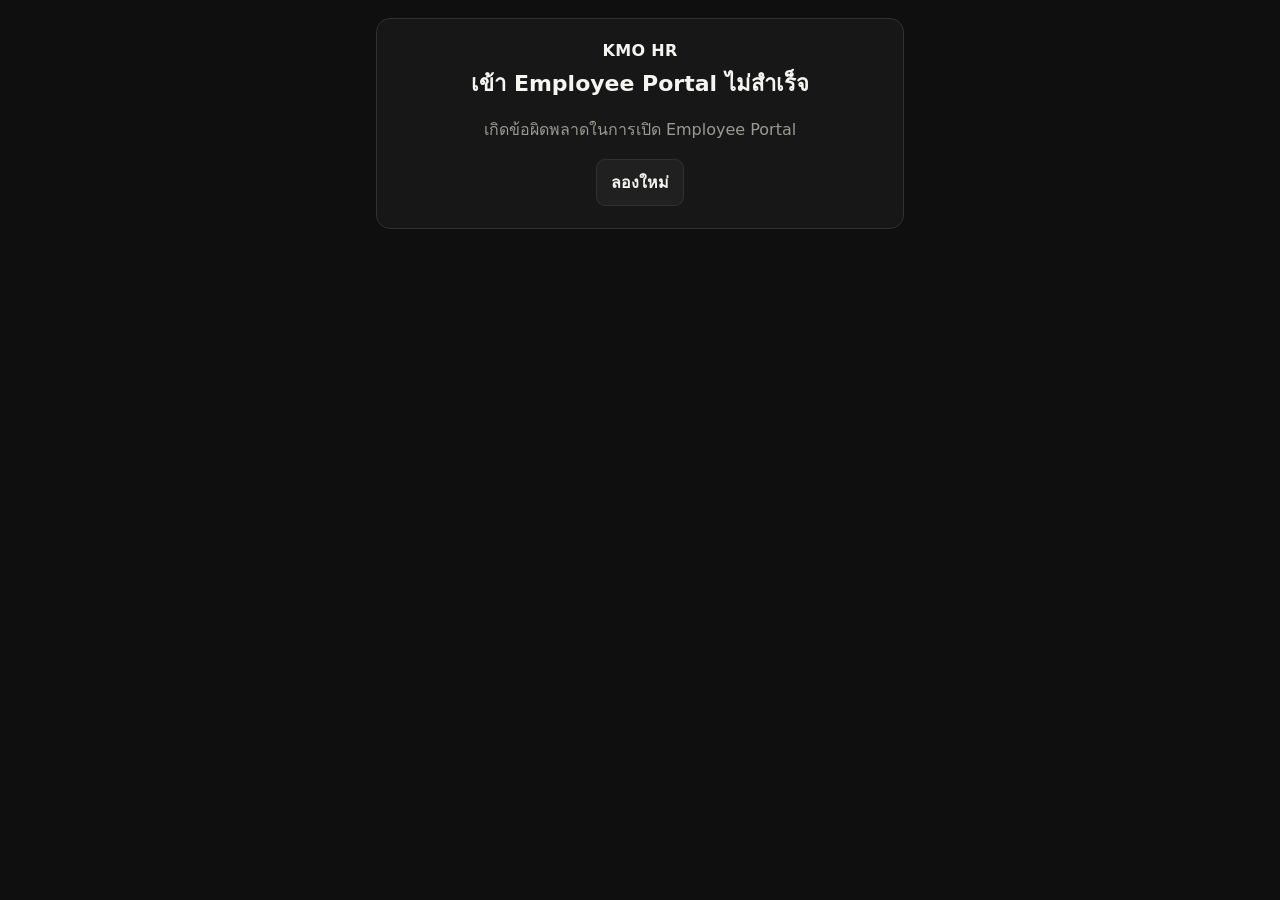
<file: hr/employee.html>
<!doctype html>
<html lang="th">
<head>
<meta charset="utf-8">
<meta name="viewport" content="width=device-width,initial-scale=1,viewport-fit=cover">
<meta name="theme-color" content="#0f0f0f">
<title>KMO HR — Employee</title>
<link rel="stylesheet" href="assets/hr.css">
<script src="https://static.line-scdn.net/liff/edge/2/sdk.js"></script>
<style>
.emp-shell{max-width:560px;margin:0 auto;padding:18px 16px 40px}
.emp-head{display:flex;justify-content:space-between;gap:12px;align-items:flex-start;margin-bottom:16px}
.emp-name{font-size:24px;font-weight:800;line-height:1.25;margin:6px 0 0}
.clock-now{font-size:34px;font-weight:800;letter-spacing:-.03em}
.clock-date{color:var(--muted);font-size:13px;margin-top:2px}
.att-btn{width:100%;min-height:62px;font-size:18px;border-radius:14px;margin-top:14px}
.att-btn[disabled]{opacity:.5;cursor:not-allowed}
.pill{display:inline-flex;border:1px solid var(--line);border-radius:999px;padding:7px 10px;font-size:12px;background:var(--panel2)}
.event-list{display:grid;gap:10px}.event{display:flex;justify-content:space-between;gap:12px;padding:12px;background:#111;border:1px solid var(--line);border-radius:10px}
.event strong{display:block}.event-meta{text-align:right;font-size:12px;color:var(--muted)}
.big{text-align:center;padding:22px 14px}.big h1{font-size:22px;margin:6px 0 8px}.big p{color:var(--muted);line-height:1.6}
.loader{width:34px;height:34px;border-radius:50%;border:3px solid #333;border-top-color:var(--yellow);animation:spin .8s linear infinite;margin:14px auto}
@keyframes spin{to{transform:rotate(360deg)}}
.info-grid{display:grid;grid-template-columns:1fr 1fr;gap:10px}.info{padding:12px;background:#111;border:1px solid var(--line);border-radius:10px}.info .v{font-size:16px;font-weight:700;margin-top:4px}
.attendance-summary{padding:16px 14px;margin-bottom:14px;border:1px solid var(--yellow);border-radius:12px;background:linear-gradient(135deg,rgba(255,210,0,.12),rgba(255,210,0,.035))}.attendance-summary-title{font-size:20px;font-weight:800;line-height:1.4}.attendance-summary-detail{margin-top:4px;color:var(--muted);line-height:1.5}
.foot{font-size:11px;color:var(--muted);line-height:1.5;margin-top:14px}
</style>
</head>
<body>
<main class="emp-shell">
<section id="loadingView" class="card big">
  <div class="brand">KMO RACK BAR CUSTOM</div>
  <div class="loader"></div>
  <div class="sub">กำลังยืนยันตัวตนผ่าน LINE…</div>
</section>

<section id="unlinkedView" class="card big hidden">
  <div class="brand">KMO HR</div>
  <h1>รอผูกบัญชีพนักงาน</h1>
  <p id="unlinkedText">ยืนยัน LINE แล้ว แต่ยังไม่ได้ผูกกับรายชื่อพนักงาน KMO</p>
  <div class="notice">ระบบส่งคำขอไป HR Admin อัตโนมัติ หลัง Admin ผูกบัญชีแล้วให้เปิดหน้านี้ใหม่</div>
  <a class="ghost" href="rules.html" style="display:inline-block;text-decoration:none;margin-top:14px">ดูกฎพนักงาน</a>
</section>

<section id="errorView" class="card big hidden">
  <div class="brand">KMO HR</div>
  <h1>เข้า Employee Portal ไม่สำเร็จ</h1>
  <p id="fatalError">กรุณาลองใหม่</p>
  <button id="reloadBtn" class="ghost">ลองใหม่</button>
</section>

<section id="portalView" class="hidden">
<header class="emp-head">
  <div><div class="brand">KMO HR</div><div id="employeeName" class="emp-name">—</div><div id="employeeCode" class="sub">—</div></div>
  <a class="ghost" href="rules.html" style="text-decoration:none">กฎพนักงาน</a>
</header>
<div id="globalMsg" class="hidden" style="margin-bottom:12px"></div>
<section class="card" style="margin-bottom:12px">
  <div class="attendance-summary" aria-live="polite">
    <div id="attendanceSummaryTitle" class="attendance-summary-title">กำลังโหลดสถานะ…</div>
    <div id="attendanceSummaryDetail" class="attendance-summary-detail"></div>
  </div>
  <div id="clockNow" class="clock-now">--:--</div>
  <div id="clockDate" class="clock-date">—</div>
  <div style="margin-top:12px"><span id="dayKind" class="pill">กำลังโหลด…</span></div>
  <div class="info-grid" style="margin-top:14px">
    <div class="info"><div class="label">เริ่มงาน</div><div id="workStart" class="v">—</div></div>
    <div class="info"><div class="label">เลิกงาน</div><div id="workEnd" class="v">—</div></div>
  </div>
  <button id="clockBtn" class="primary att-btn" disabled>กำลังโหลด…</button>
  <div class="foot">อ่านตำแหน่งเฉพาะตอนกดลงเวลาเพื่อตรวจพื้นที่ร้าน ไม่ติดตามตำแหน่งต่อเนื่อง และใช้เวลาจากเซิร์ฟเวอร์</div>
</section>
<section class="card"><h2 class="section-title">เวลาวันนี้</h2><div id="events" class="event-list"><div class="sub">ยังไม่มีรายการ</div></div></section>
</section>
</main>
<script src="assets/attendance-errors.js"></script>
<script>
const LIFF_ID='2011901861-phCm6tbP';
const API_URL='https://ybyseaenceyswjnwdmdf.supabase.co/functions/v1/kmo-hr-line';
const $=id=>document.getElementById(id);
let state=null;

const messages={
  LINE_ID_TOKEN_REQUIRED:'ไม่พบข้อมูลยืนยันตัวตนจาก LINE',
  LINE_ID_TOKEN_INVALID:'LINE Login หมดอายุหรือไม่ถูกต้อง กรุณาเปิดใหม่',
  LINE_ID_TOKEN_EXPIRED:'LINE Login หมดอายุ กรุณาเปิดใหม่',
  LINE_CHANNEL_MISMATCH:'LINE Login ไม่ใช่ช่องทาง KMO HR',
  EMPLOYEE_INACTIVE:'บัญชีพนักงานนี้ไม่ได้อยู่ในสถานะ Active',
  OUTSIDE_GEOFENCE:'อยู่นอกพื้นที่ลงเวลาของร้าน กรุณาลงเวลาเมื่ออยู่ที่ร้าน',
  GPS_ACCURACY_TOO_LOW:'ตำแหน่งจากอุปกรณ์ไม่แม่นยำพอ กรุณาเปิด GPS และแนะนำให้ใช้มือถือ',
  WORKSITE_NOT_CONFIGURED:'ระบบยังไม่ได้ตั้งพื้นที่ลงเวลา กรุณาติดต่อ Admin',
  INVALID_ATTENDANCE_INPUT:'ข้อมูลตำแหน่งไม่ถูกต้อง กรุณาเปิด Location แล้วลองใหม่',
  ATTENDANCE_ALREADY_COMPLETE:'วันนี้ลงเวลาครบแล้ว',
  ATTENDANCE_STATE_CHANGED:'สถานะลงเวลาเปลี่ยนไปแล้ว อัปเดตข้อมูลล่าสุดแล้ว กรุณาตรวจสอบก่อนลองอีกครั้ง',
  ATTENDANCE_REVIEW_REQUIRED:'สถานะเวลาวันนี้ต้องตรวจสอบ กรุณาติดต่อ Admin',
  ATTENDANCE_REJECTED:'ระบบไม่รับการลงเวลาครั้งนี้ กรุณาติดต่อ Admin',
  STATUS_FAILED:'โหลดสถานะวันนี้ไม่สำเร็จ',
  GEO_UNSUPPORTED:'อุปกรณ์นี้ไม่รองรับการอ่านตำแหน่ง',
  GEO_PERMISSION_DENIED:'ยังไม่ได้อนุญาตตำแหน่ง กรุณาเปิดสิทธิ Location ให้ LINE/Browser แล้วลองใหม่',
  GEO_UNAVAILABLE:'อ่านตำแหน่งไม่ได้ กรุณาเปิด GPS/Location แล้วลองใหม่',
  GEO_TIMEOUT:'อ่านตำแหน่งนานเกินไป กรุณาลองใหม่ หรือใช้มือถือที่เปิด GPS',
  ATTENDANCE_REQUEST_FAILED:'ลงเวลาไม่สำเร็จ กรุณาลองใหม่หรือติดต่อ Admin'
};
const labels={on_time:'ตรงเวลา',grace:'Grace',late:'สาย',early_leave:'ออกก่อนเวลา',clocked_out:'ออกงานแล้ว',after_hours_review:'หลังเวลา — รอตรวจ OT'};

function show(id){['loadingView','unlinkedView','errorView','portalView'].forEach(x=>$(x).classList.toggle('hidden',x!==id))}
function msg(text,kind='error'){const el=$('globalMsg');el.textContent=text;el.className=kind==='ok'?'ok':kind==='notice'?'notice':'error'}
function clearMsg(){$('globalMsg').textContent='';$('globalMsg').className='hidden'}
function fatal(text){$('fatalError').textContent=text;show('errorView')}
function fmtTime(v){return new Date(v).toLocaleTimeString('th-TH',{timeZone:'Asia/Bangkok',hour:'2-digit',minute:'2-digit'})}
function tick(){const n=new Date();$('clockNow').textContent=n.toLocaleTimeString('th-TH',{timeZone:'Asia/Bangkok',hour:'2-digit',minute:'2-digit',second:'2-digit'});$('clockDate').textContent=n.toLocaleDateString('th-TH',{timeZone:'Asia/Bangkok',weekday:'long',year:'numeric',month:'long',day:'numeric'})}
setInterval(tick,1000);
$('reloadBtn').addEventListener('click',()=>location.reload());

async function callApi(body){
  const idToken=liff.getIDToken();
  if(!idToken){const error=new Error('LINE_ID_TOKEN_REQUIRED');error.code='LINE_ID_TOKEN_REQUIRED';throw error}
  const res=await fetch(API_URL,{method:'POST',headers:{'Content-Type':'application/json'},body:JSON.stringify({...body,idToken})});
  const data=await res.json().catch(()=>({error:'BAD_RESPONSE'}));
  if(!res.ok){const error=new Error(data.error||'ATTENDANCE_REQUEST_FAILED');error.code=data.error||'ATTENDANCE_REQUEST_FAILED';throw error}
  return data;
}

function render(data){
  state=data;
  $('employeeName').textContent=data.employee?.fullName||'พนักงาน KMO';
  $('employeeCode').textContent=data.employee?.employeeCode||'ยังไม่ได้กำหนดรหัสพนักงาน';
  $('workStart').textContent=String(data.schedule?.workStart||'—').slice(0,5);
  $('workEnd').textContent=String(data.schedule?.workEnd||'—').slice(0,5);
  $('dayKind').textContent=data.dayKind==='weekly_holiday'?'วันหยุดประจำสัปดาห์':'วันทำงาน';

  const summaryTitle=$('attendanceSummaryTitle');
  const summaryDetail=$('attendanceSummaryDetail');
  if(data.attendanceState==='not_clocked_in'){
    summaryTitle.textContent='วันนี้ยังไม่ได้เข้างาน';
    summaryDetail.textContent='';
  }else if(data.attendanceState==='working'){
    summaryTitle.textContent='เข้างานแล้ว '+fmtTime(data.clockInAt);
    summaryDetail.textContent='รอลงเวลาออก';
  }else if(data.attendanceState==='completed'){
    summaryTitle.textContent='วันนี้ลงเวลาครบแล้ว';
    summaryDetail.textContent='เข้า '+fmtTime(data.clockInAt)+' · ออก '+fmtTime(data.clockOutAt);
  }else{
    summaryTitle.textContent='สถานะเวลาวันนี้ต้องตรวจสอบ';
    summaryDetail.textContent='กรุณาติดต่อ Admin ก่อนลงเวลา';
  }

  const events=Array.isArray(data.events)?data.events:[];
  $('events').innerHTML=events.length?events.map(e=>{
    const isIn=e.event_type==='clock_in';
    const distance=e.distance_m==null?'':('ห่างจุดร้าน ~'+Math.round(Number(e.distance_m))+' ม.');
    return '<div class="event"><div><strong>'+(isIn?'เข้างาน':'ออกงาน')+'</strong><div class="sub">'+(labels[e.attendance_status]||e.attendance_status||'บันทึกแล้ว')+'</div></div><div class="event-meta"><strong style="color:var(--text)">'+fmtTime(e.occurred_at)+'</strong>'+distance+'</div></div>';
  }).join(''):'<div class="sub">ยังไม่มีการลงเวลาวันนี้</div>';

  const b=$('clockBtn');
  if(!data.worksiteReady){b.disabled=true;b.textContent='ยังไม่ได้ตั้งพิกัดร้าน'}
  else if(data.attendanceState==='review_required'){b.disabled=true;b.textContent='รอตรวจสอบสถานะ'}
  else if(data.nextAction==='clock_in'){b.disabled=false;b.textContent='ลงเวลาเข้า'}
  else if(data.nextAction==='clock_out'){b.disabled=false;b.textContent='ลงเวลาออก'}
  else{b.disabled=true;b.textContent='ลงเวลาครบแล้ว'}
  show('portalView');
}

function position(){
  return new Promise((resolve,reject)=>{
    if(!navigator.geolocation)return reject(new Error('GEO_UNSUPPORTED'));
    navigator.geolocation.getCurrentPosition(resolve,reject,{enableHighAccuracy:true,timeout:15000,maximumAge:0});
  });
}
async function refreshAfterConflict(code){
  try{
    const fresh=await callApi({action:'status'});
    if(!fresh.linked){location.reload();return false}
    render(fresh);
    msg(messages[code]||messages.ATTENDANCE_STATE_CHANGED,'notice');
    return true;
  }catch(error){
    console.error('attendance status refresh failed',error);
    $('clockBtn').disabled=true;
    $('clockBtn').textContent='ตรวจสอบสถานะก่อนลงเวลา';
    msg('อัปเดตสถานะล่าสุดไม่ได้ กรุณาโหลดหน้าใหม่ก่อนลองลงเวลาอีกครั้ง','notice');
    return false;
  }
}
$('clockBtn').addEventListener('click',async()=>{
  clearMsg();
  if(!state?.nextAction||state.attendanceState==='review_required')return;
  const b=$('clockBtn');
  b.disabled=true;
  b.textContent='กำลังตรวจตำแหน่ง…';
  try{
    const p=await position();
    b.textContent='กำลังบันทึกเวลา…';
    const data=await callApi({action:'clock',location:{latitude:p.coords.latitude,longitude:p.coords.longitude,accuracy:p.coords.accuracy}});
    if(data.statusRefreshRequired){
      if(await refreshAfterConflict('ATTENDANCE_STATE_CHANGED')){
        msg('บันทึกเวลาแล้ว ระบบอัปเดตสถานะล่าสุดแล้ว','ok');
      }
      return;
    }
    render(data);
    const savedType=data.event?.event_type;
    const clockedOut=savedType==='clock_out'||data.attendanceState==='completed';
    msg(clockedOut?'ลงเวลาออกเรียบร้อย':'ลงเวลาเข้าเรียบร้อย','ok');
  }catch(err){
    const code=normalizeAttendanceErrorCode(err);
    if(code==='ATTENDANCE_STATE_CHANGED'||code==='ATTENDANCE_ALREADY_COMPLETE'||code==='ATTENDANCE_REVIEW_REQUIRED'){
      await refreshAfterConflict(code);
      return;
    }
    if(state)render(state);
    msg(messages[code]||messages.ATTENDANCE_REQUEST_FAILED);
  }
});

async function boot(){
  tick();
  show('loadingView');
  try{
    await liff.init({liffId:LIFF_ID});
    if(!liff.isLoggedIn()){
      liff.login({redirectUri:location.href.split('#')[0]});
      return;
    }
    const data=await callApi({action:'status'});
    if(!data.linked){
      const n=data.displayName?('LINE: '+data.displayName+' — '):'';
      $('unlinkedText').textContent=data.linkStatus==='rejected'
        ? n+'คำขอผูกบัญชีถูกปฏิเสธ กรุณาติดต่อ Admin'
        : n+'ยืนยัน LINE แล้ว แต่ยังไม่ได้ผูกกับรายชื่อพนักงาน KMO';
      show('unlinkedView');
      return;
    }
    render(data);
  }catch(err){
    console.error(err);
    fatal(messages[err?.message]||'เกิดข้อผิดพลาดในการเปิด Employee Portal');
  }
}
boot();
</script>
</body>
</html>
</file>
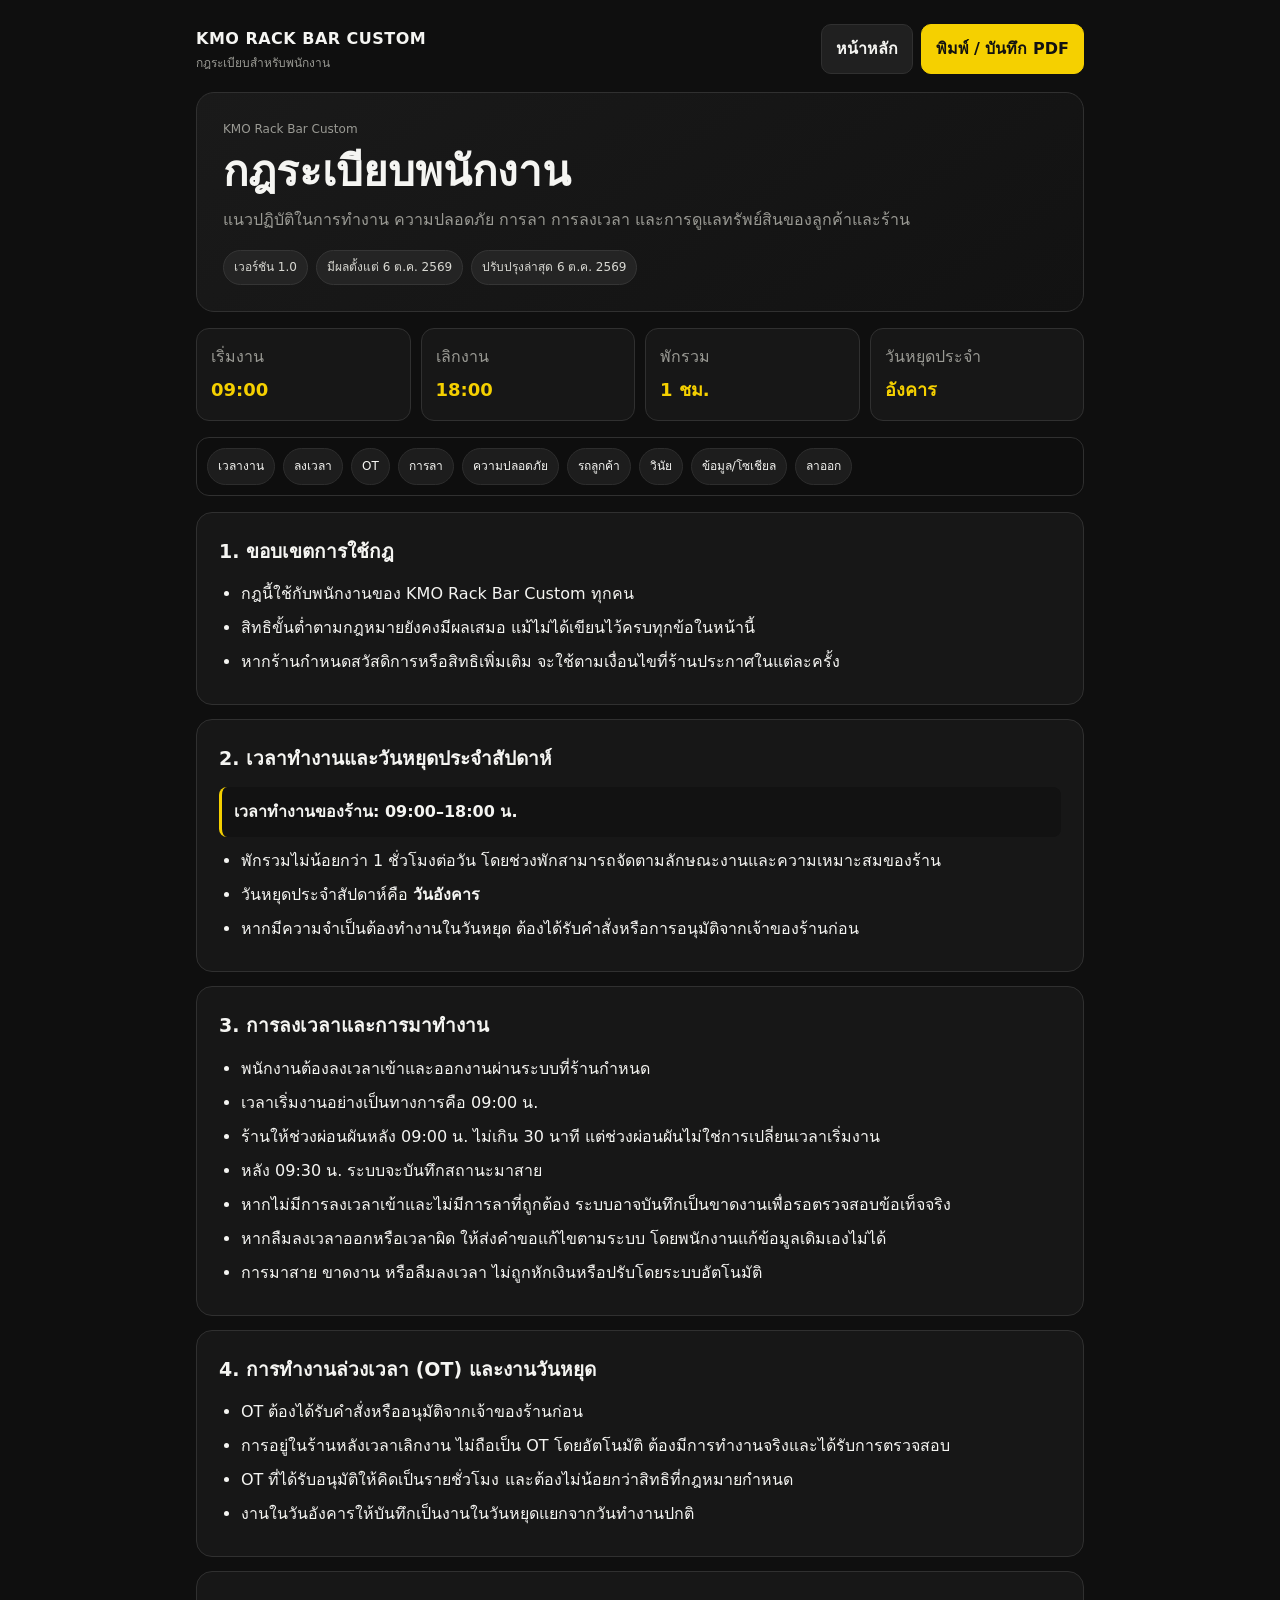
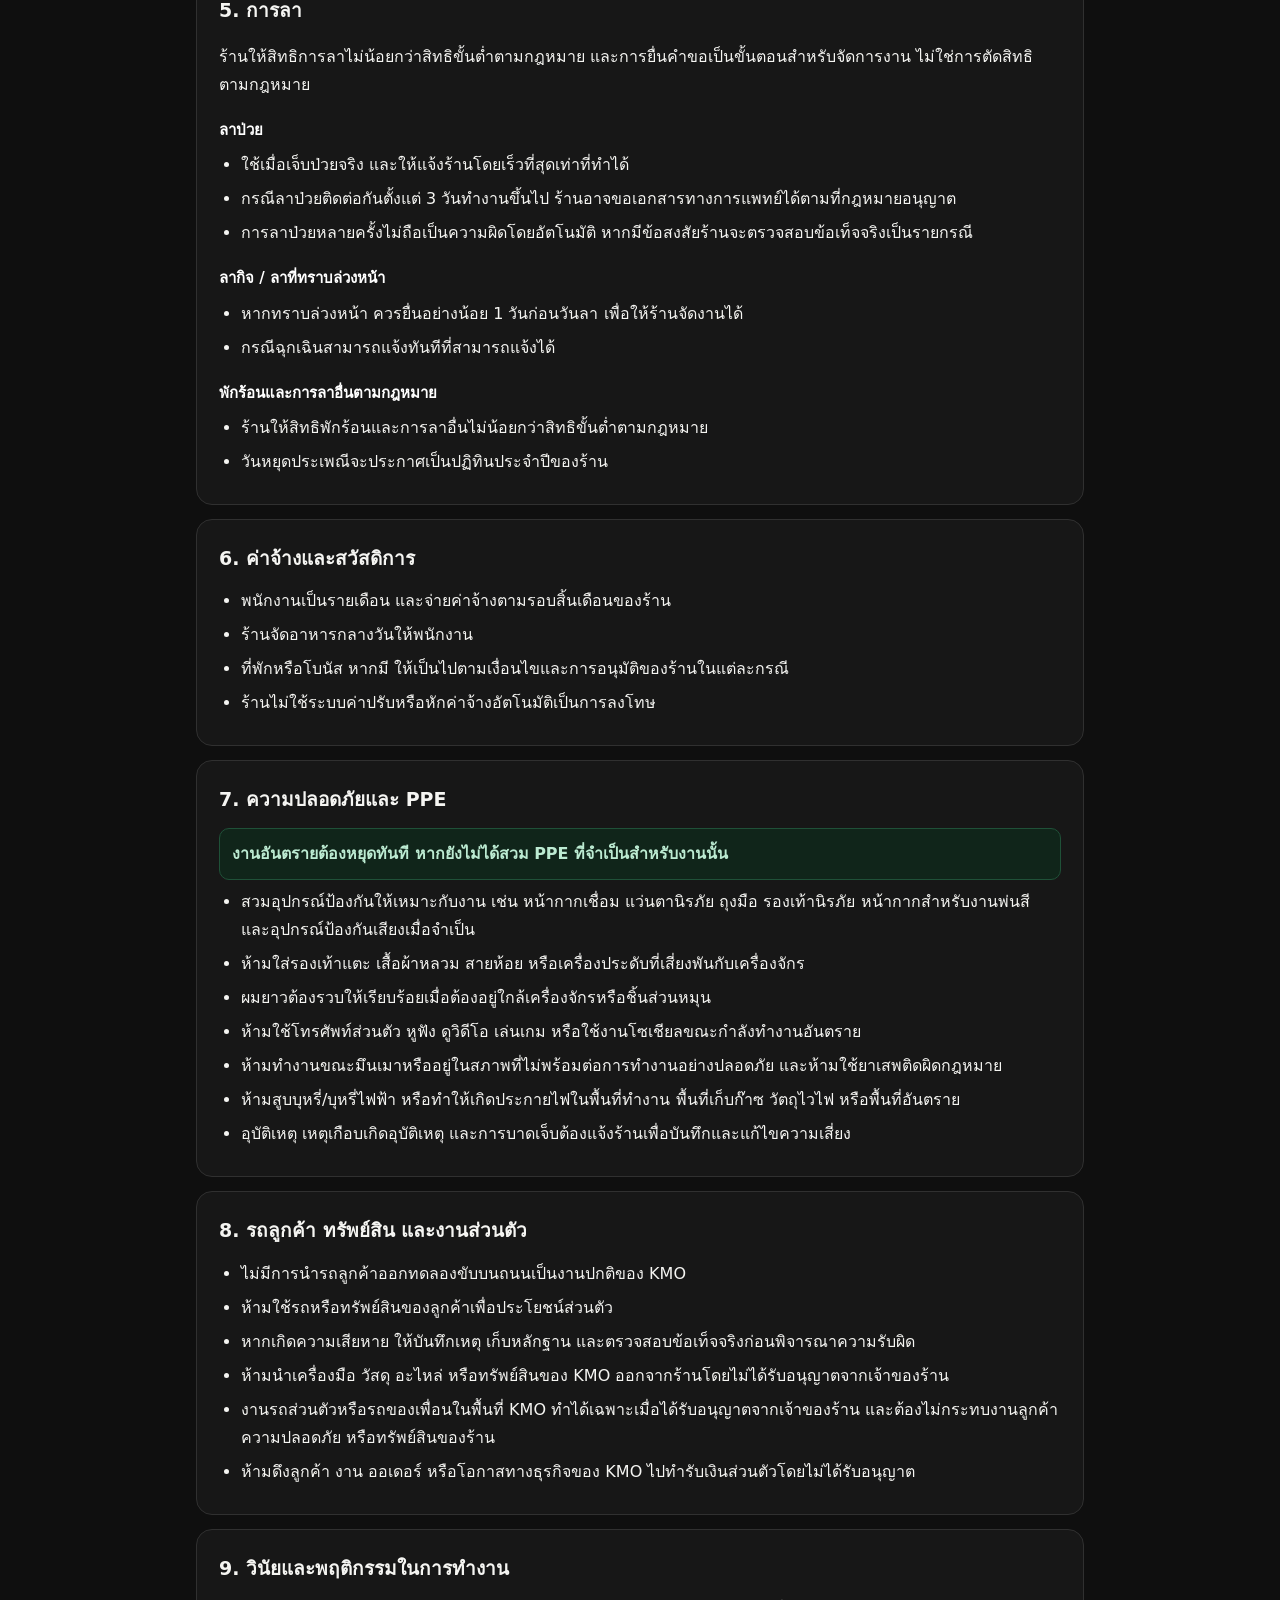
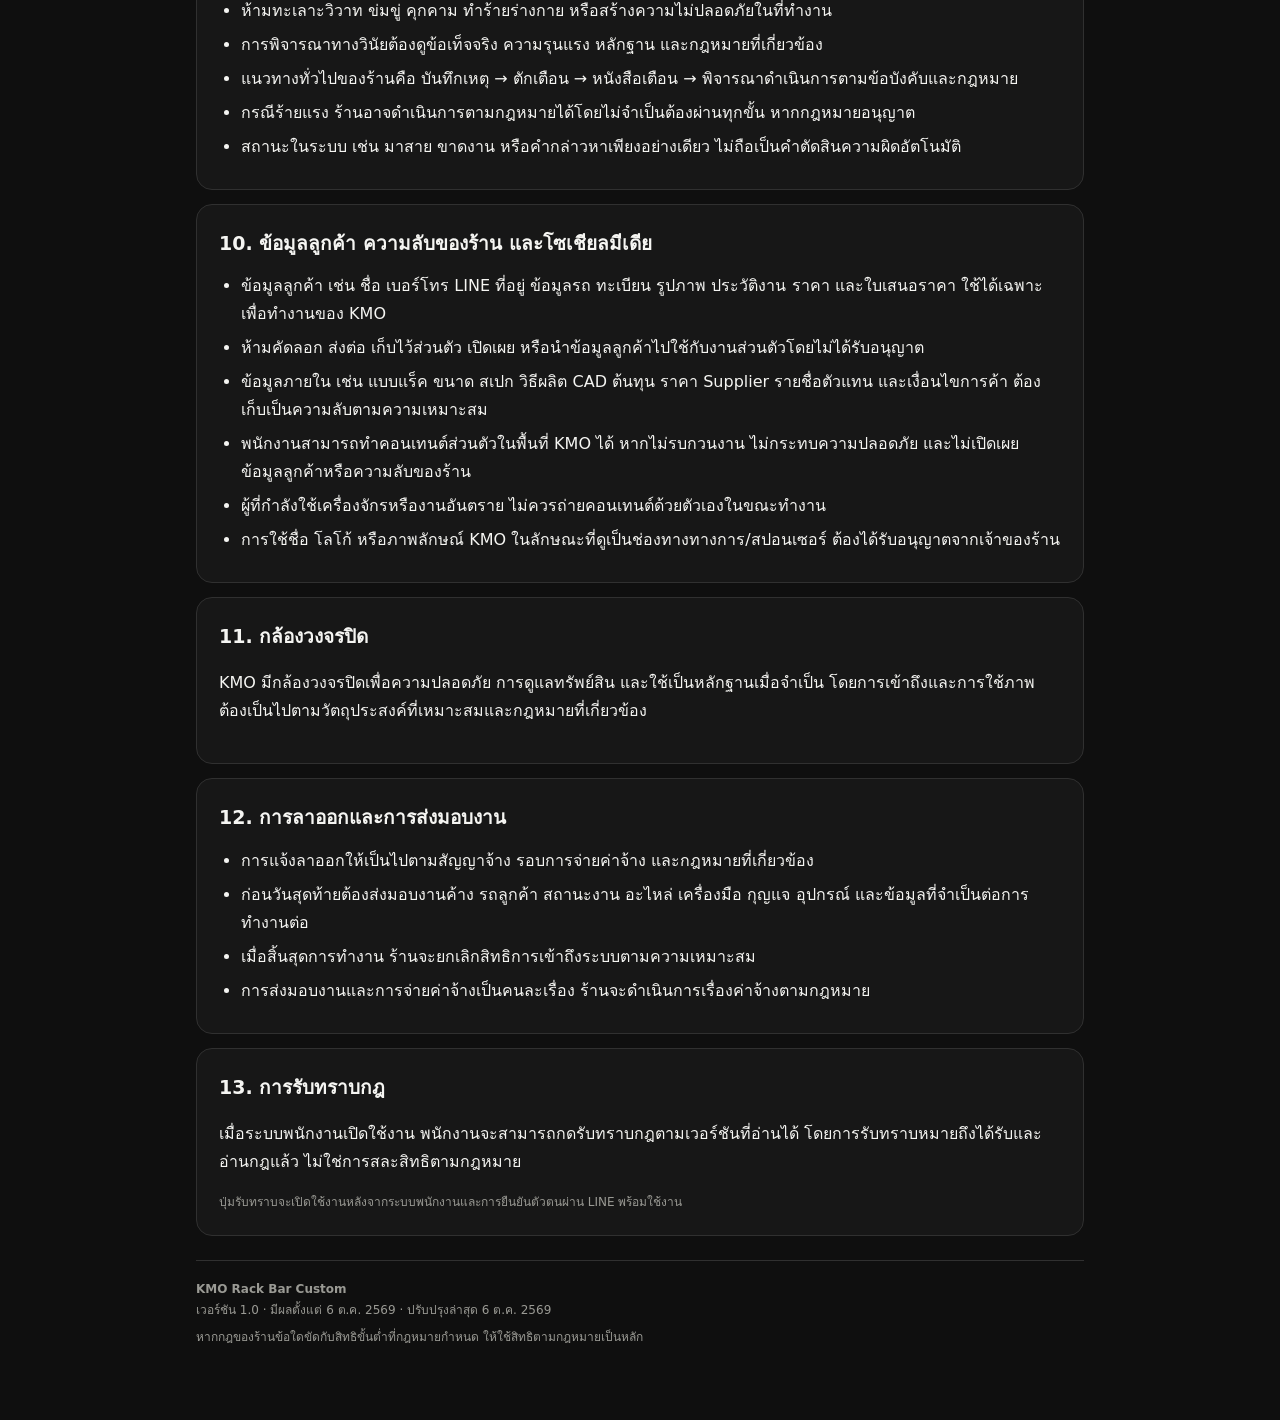
<file: hr/rules.html>
<!doctype html>
<html lang="th">
<head>
<meta charset="utf-8">
<meta name="viewport" content="width=device-width,initial-scale=1">
<title>กฎระเบียบพนักงาน — KMO Rack Bar Custom</title>
<meta name="description" content="กฎระเบียบพนักงาน KMO Rack Bar Custom">
<style>
:root{
  --bg:#0f0f0f;--panel:#171717;--panel2:#202020;--line:#303030;
  --text:#f5f5f2;--muted:#9a9a94;--yellow:#f5d000;--green:#12b76a;
}
*{box-sizing:border-box}
html{scroll-behavior:smooth}
body{margin:0;background:var(--bg);color:var(--text);font-family:"IBM Plex Sans Thai","Sarabun",system-ui,sans-serif;line-height:1.75}
a{color:inherit}
.wrap{max-width:920px;margin:0 auto;padding:24px 16px 72px}
.topbar{display:flex;justify-content:space-between;gap:16px;align-items:center;margin-bottom:18px}
.brand{font-weight:800;letter-spacing:.03em}.muted{color:var(--muted)}
.actions{display:flex;gap:8px;flex-wrap:wrap}
.btn{border:1px solid var(--line);background:var(--panel2);color:var(--text);padding:10px 14px;border-radius:10px;text-decoration:none;font:inherit;font-weight:650;cursor:pointer}
.btn.primary{background:var(--yellow);color:#111;border-color:var(--yellow)}
.hero{background:linear-gradient(145deg,#1a1a1a,#121212);border:1px solid var(--line);border-radius:18px;padding:26px;margin-bottom:16px}
.hero h1{font-size:clamp(26px,5vw,42px);line-height:1.15;margin:8px 0 10px}
.meta{display:flex;gap:8px;flex-wrap:wrap;margin-top:16px}
.chip{background:#242424;border:1px solid #353535;border-radius:999px;padding:6px 10px;font-size:12px;color:#d9d9d3}
.summary{display:grid;grid-template-columns:repeat(4,1fr);gap:10px;margin:16px 0}
.summary .item{background:var(--panel);border:1px solid var(--line);border-radius:13px;padding:14px}
.summary strong{display:block;font-size:18px;color:var(--yellow);margin-top:3px}
.nav{position:sticky;top:8px;z-index:5;background:rgba(15,15,15,.92);backdrop-filter:blur(12px);border:1px solid var(--line);border-radius:13px;padding:10px;margin:16px 0;display:flex;gap:8px;overflow:auto}
.nav a{white-space:nowrap;text-decoration:none;background:#1d1d1d;border:1px solid #2d2d2d;border-radius:999px;padding:7px 10px;font-size:12px}
.section{background:var(--panel);border:1px solid var(--line);border-radius:16px;padding:22px;margin:14px 0;scroll-margin-top:82px}
.section h2{font-size:19px;margin:0 0 12px}.section h3{font-size:15px;margin:18px 0 6px;color:#fff}
ul,ol{margin:8px 0 0;padding-left:22px}li{margin:6px 0}
.rule{padding:11px 12px;background:#121212;border-left:3px solid var(--yellow);border-radius:8px;margin:10px 0}
.safe{padding:11px 12px;background:#10251a;border:1px solid #1f5138;border-radius:10px;color:#bcebd2}
.note{font-size:12px;color:var(--muted);margin-top:10px}
.footer{margin-top:24px;padding-top:18px;border-top:1px solid var(--line);font-size:12px;color:var(--muted)}
@media(max-width:760px){.summary{grid-template-columns:1fr 1fr}.topbar{align-items:flex-start}.hero{padding:20px}.section{padding:18px}}
@media print{
  body{background:#fff;color:#111;font-family:"Sarabun",sans-serif;font-size:11pt;line-height:1.55}
  .wrap{max-width:none;padding:0}.topbar,.actions,.nav{display:none!important}
  .hero,.section{background:#fff;color:#111;border:1px solid #bbb;box-shadow:none;break-inside:avoid}
  .summary .item{background:#fff;color:#111;border:1px solid #bbb}.summary strong{color:#111}
  .chip{background:#fff;color:#111;border:1px solid #bbb}.muted,.note,.footer{color:#555}
  .rule{background:#fff;border-left:3px solid #111}.safe{background:#fff;color:#111;border:1px solid #777}
  a{text-decoration:none}
}
</style>
</head>
<body>
<div class="wrap">
  <div class="topbar">
    <div>
      <div class="brand">KMO RACK BAR CUSTOM</div>
      <div class="muted" style="font-size:12px">กฎระเบียบสำหรับพนักงาน</div>
    </div>
    <div class="actions">
      <a class="btn" href="../index.html">หน้าหลัก</a>
      <button class="btn primary" onclick="window.print()">พิมพ์ / บันทึก PDF</button>
    </div>
  </div>

  <header class="hero">
    <div class="muted" style="font-size:12px">KMO Rack Bar Custom</div>
    <h1>กฎระเบียบพนักงาน</h1>
    <div class="muted">แนวปฏิบัติในการทำงาน ความปลอดภัย การลา การลงเวลา และการดูแลทรัพย์สินของลูกค้าและร้าน</div>
    <div class="meta">
      <span class="chip">เวอร์ชัน 1.0</span>
      <span class="chip">มีผลตั้งแต่ 6 ต.ค. 2569</span>
      <span class="chip">ปรับปรุงล่าสุด 6 ต.ค. 2569</span>
    </div>
  </header>

  <section class="summary" aria-label="สรุปกฎสำคัญ">
    <div class="item"><span class="muted">เริ่มงาน</span><strong>09:00</strong></div>
    <div class="item"><span class="muted">เลิกงาน</span><strong>18:00</strong></div>
    <div class="item"><span class="muted">พักรวม</span><strong>1 ชม.</strong></div>
    <div class="item"><span class="muted">วันหยุดประจำ</span><strong>อังคาร</strong></div>
  </section>

  <nav class="nav" aria-label="หัวข้อ">
    <a href="#work">เวลางาน</a>
    <a href="#attendance">ลงเวลา</a>
    <a href="#ot">OT</a>
    <a href="#leave">การลา</a>
    <a href="#safety">ความปลอดภัย</a>
    <a href="#customer">รถลูกค้า</a>
    <a href="#conduct">วินัย</a>
    <a href="#privacy">ข้อมูล/โซเชียล</a>
    <a href="#offboarding">ลาออก</a>
  </nav>

  <section class="section" id="scope">
    <h2>1. ขอบเขตการใช้กฎ</h2>
    <ul>
      <li>กฎนี้ใช้กับพนักงานของ KMO Rack Bar Custom ทุกคน</li>
      <li>สิทธิขั้นต่ำตามกฎหมายยังคงมีผลเสมอ แม้ไม่ได้เขียนไว้ครบทุกข้อในหน้านี้</li>
      <li>หากร้านกำหนดสวัสดิการหรือสิทธิเพิ่มเติม จะใช้ตามเงื่อนไขที่ร้านประกาศในแต่ละครั้ง</li>
    </ul>
  </section>

  <section class="section" id="work">
    <h2>2. เวลาทำงานและวันหยุดประจำสัปดาห์</h2>
    <div class="rule"><strong>เวลาทำงานของร้าน: 09:00–18:00 น.</strong></div>
    <ul>
      <li>พักรวมไม่น้อยกว่า 1 ชั่วโมงต่อวัน โดยช่วงพักสามารถจัดตามลักษณะงานและความเหมาะสมของร้าน</li>
      <li>วันหยุดประจำสัปดาห์คือ <strong>วันอังคาร</strong></li>
      <li>หากมีความจำเป็นต้องทำงานในวันหยุด ต้องได้รับคำสั่งหรือการอนุมัติจากเจ้าของร้านก่อน</li>
    </ul>
  </section>

  <section class="section" id="attendance">
    <h2>3. การลงเวลาและการมาทำงาน</h2>
    <ul>
      <li>พนักงานต้องลงเวลาเข้าและออกงานผ่านระบบที่ร้านกำหนด</li>
      <li>เวลาเริ่มงานอย่างเป็นทางการคือ 09:00 น.</li>
      <li>ร้านให้ช่วงผ่อนผันหลัง 09:00 น. ไม่เกิน 30 นาที แต่ช่วงผ่อนผันไม่ใช่การเปลี่ยนเวลาเริ่มงาน</li>
      <li>หลัง 09:30 น. ระบบจะบันทึกสถานะมาสาย</li>
      <li>หากไม่มีการลงเวลาเข้าและไม่มีการลาที่ถูกต้อง ระบบอาจบันทึกเป็นขาดงานเพื่อรอตรวจสอบข้อเท็จจริง</li>
      <li>หากลืมลงเวลาออกหรือเวลาผิด ให้ส่งคำขอแก้ไขตามระบบ โดยพนักงานแก้ข้อมูลเดิมเองไม่ได้</li>
      <li>การมาสาย ขาดงาน หรือลืมลงเวลา ไม่ถูกหักเงินหรือปรับโดยระบบอัตโนมัติ</li>
    </ul>
  </section>

  <section class="section" id="ot">
    <h2>4. การทำงานล่วงเวลา (OT) และงานวันหยุด</h2>
    <ul>
      <li>OT ต้องได้รับคำสั่งหรืออนุมัติจากเจ้าของร้านก่อน</li>
      <li>การอยู่ในร้านหลังเวลาเลิกงาน ไม่ถือเป็น OT โดยอัตโนมัติ ต้องมีการทำงานจริงและได้รับการตรวจสอบ</li>
      <li>OT ที่ได้รับอนุมัติให้คิดเป็นรายชั่วโมง และต้องไม่น้อยกว่าสิทธิที่กฎหมายกำหนด</li>
      <li>งานในวันอังคารให้บันทึกเป็นงานในวันหยุดแยกจากวันทำงานปกติ</li>
    </ul>
  </section>

  <section class="section" id="leave">
    <h2>5. การลา</h2>
    <p>ร้านให้สิทธิการลาไม่น้อยกว่าสิทธิขั้นต่ำตามกฎหมาย และการยื่นคำขอเป็นขั้นตอนสำหรับจัดการงาน ไม่ใช่การตัดสิทธิตามกฎหมาย</p>

    <h3>ลาป่วย</h3>
    <ul>
      <li>ใช้เมื่อเจ็บป่วยจริง และให้แจ้งร้านโดยเร็วที่สุดเท่าที่ทำได้</li>
      <li>กรณีลาป่วยติดต่อกันตั้งแต่ 3 วันทำงานขึ้นไป ร้านอาจขอเอกสารทางการแพทย์ได้ตามที่กฎหมายอนุญาต</li>
      <li>การลาป่วยหลายครั้งไม่ถือเป็นความผิดโดยอัตโนมัติ หากมีข้อสงสัยร้านจะตรวจสอบข้อเท็จจริงเป็นรายกรณี</li>
    </ul>

    <h3>ลากิจ / ลาที่ทราบล่วงหน้า</h3>
    <ul>
      <li>หากทราบล่วงหน้า ควรยื่นอย่างน้อย 1 วันก่อนวันลา เพื่อให้ร้านจัดงานได้</li>
      <li>กรณีฉุกเฉินสามารถแจ้งทันทีที่สามารถแจ้งได้</li>
    </ul>

    <h3>พักร้อนและการลาอื่นตามกฎหมาย</h3>
    <ul>
      <li>ร้านให้สิทธิพักร้อนและการลาอื่นไม่น้อยกว่าสิทธิขั้นต่ำตามกฎหมาย</li>
      <li>วันหยุดประเพณีจะประกาศเป็นปฏิทินประจำปีของร้าน</li>
    </ul>
  </section>

  <section class="section" id="benefits">
    <h2>6. ค่าจ้างและสวัสดิการ</h2>
    <ul>
      <li>พนักงานเป็นรายเดือน และจ่ายค่าจ้างตามรอบสิ้นเดือนของร้าน</li>
      <li>ร้านจัดอาหารกลางวันให้พนักงาน</li>
      <li>ที่พักหรือโบนัส หากมี ให้เป็นไปตามเงื่อนไขและการอนุมัติของร้านในแต่ละกรณี</li>
      <li>ร้านไม่ใช้ระบบค่าปรับหรือหักค่าจ้างอัตโนมัติเป็นการลงโทษ</li>
    </ul>
  </section>

  <section class="section" id="safety">
    <h2>7. ความปลอดภัยและ PPE</h2>
    <div class="safe"><strong>งานอันตรายต้องหยุดทันที หากยังไม่ได้สวม PPE ที่จำเป็นสำหรับงานนั้น</strong></div>
    <ul>
      <li>สวมอุปกรณ์ป้องกันให้เหมาะกับงาน เช่น หน้ากากเชื่อม แว่นตานิรภัย ถุงมือ รองเท้านิรภัย หน้ากากสำหรับงานพ่นสี และอุปกรณ์ป้องกันเสียงเมื่อจำเป็น</li>
      <li>ห้ามใส่รองเท้าแตะ เสื้อผ้าหลวม สายห้อย หรือเครื่องประดับที่เสี่ยงพันกับเครื่องจักร</li>
      <li>ผมยาวต้องรวบให้เรียบร้อยเมื่อต้องอยู่ใกล้เครื่องจักรหรือชิ้นส่วนหมุน</li>
      <li>ห้ามใช้โทรศัพท์ส่วนตัว หูฟัง ดูวิดีโอ เล่นเกม หรือใช้งานโซเชียลขณะกำลังทำงานอันตราย</li>
      <li>ห้ามทำงานขณะมึนเมาหรืออยู่ในสภาพที่ไม่พร้อมต่อการทำงานอย่างปลอดภัย และห้ามใช้ยาเสพติดผิดกฎหมาย</li>
      <li>ห้ามสูบบุหรี่/บุหรี่ไฟฟ้า หรือทำให้เกิดประกายไฟในพื้นที่ทำงาน พื้นที่เก็บก๊าซ วัตถุไวไฟ หรือพื้นที่อันตราย</li>
      <li>อุบัติเหตุ เหตุเกือบเกิดอุบัติเหตุ และการบาดเจ็บต้องแจ้งร้านเพื่อบันทึกและแก้ไขความเสี่ยง</li>
    </ul>
  </section>

  <section class="section" id="customer">
    <h2>8. รถลูกค้า ทรัพย์สิน และงานส่วนตัว</h2>
    <ul>
      <li>ไม่มีการนำรถลูกค้าออกทดลองขับบนถนนเป็นงานปกติของ KMO</li>
      <li>ห้ามใช้รถหรือทรัพย์สินของลูกค้าเพื่อประโยชน์ส่วนตัว</li>
      <li>หากเกิดความเสียหาย ให้บันทึกเหตุ เก็บหลักฐาน และตรวจสอบข้อเท็จจริงก่อนพิจารณาความรับผิด</li>
      <li>ห้ามนำเครื่องมือ วัสดุ อะไหล่ หรือทรัพย์สินของ KMO ออกจากร้านโดยไม่ได้รับอนุญาตจากเจ้าของร้าน</li>
      <li>งานรถส่วนตัวหรือรถของเพื่อนในพื้นที่ KMO ทำได้เฉพาะเมื่อได้รับอนุญาตจากเจ้าของร้าน และต้องไม่กระทบงานลูกค้า ความปลอดภัย หรือทรัพย์สินของร้าน</li>
      <li>ห้ามดึงลูกค้า งาน ออเดอร์ หรือโอกาสทางธุรกิจของ KMO ไปทำรับเงินส่วนตัวโดยไม่ได้รับอนุญาต</li>
    </ul>
  </section>

  <section class="section" id="conduct">
    <h2>9. วินัยและพฤติกรรมในการทำงาน</h2>
    <ul>
      <li>ห้ามทะเลาะวิวาท ข่มขู่ คุกคาม ทำร้ายร่างกาย หรือสร้างความไม่ปลอดภัยในที่ทำงาน</li>
      <li>การพิจารณาทางวินัยต้องดูข้อเท็จจริง ความรุนแรง หลักฐาน และกฎหมายที่เกี่ยวข้อง</li>
      <li>แนวทางทั่วไปของร้านคือ บันทึกเหตุ → ตักเตือน → หนังสือเตือน → พิจารณาดำเนินการตามข้อบังคับและกฎหมาย</li>
      <li>กรณีร้ายแรง ร้านอาจดำเนินการตามกฎหมายได้โดยไม่จำเป็นต้องผ่านทุกขั้น หากกฎหมายอนุญาต</li>
      <li>สถานะในระบบ เช่น มาสาย ขาดงาน หรือคำกล่าวหาเพียงอย่างเดียว ไม่ถือเป็นคำตัดสินความผิดอัตโนมัติ</li>
    </ul>
  </section>

  <section class="section" id="privacy">
    <h2>10. ข้อมูลลูกค้า ความลับของร้าน และโซเชียลมีเดีย</h2>
    <ul>
      <li>ข้อมูลลูกค้า เช่น ชื่อ เบอร์โทร LINE ที่อยู่ ข้อมูลรถ ทะเบียน รูปภาพ ประวัติงาน ราคา และใบเสนอราคา ใช้ได้เฉพาะเพื่อทำงานของ KMO</li>
      <li>ห้ามคัดลอก ส่งต่อ เก็บไว้ส่วนตัว เปิดเผย หรือนำข้อมูลลูกค้าไปใช้กับงานส่วนตัวโดยไม่ได้รับอนุญาต</li>
      <li>ข้อมูลภายใน เช่น แบบแร็ค ขนาด สเปก วิธีผลิต CAD ต้นทุน ราคา Supplier รายชื่อตัวแทน และเงื่อนไขการค้า ต้องเก็บเป็นความลับตามความเหมาะสม</li>
      <li>พนักงานสามารถทำคอนเทนต์ส่วนตัวในพื้นที่ KMO ได้ หากไม่รบกวนงาน ไม่กระทบความปลอดภัย และไม่เปิดเผยข้อมูลลูกค้าหรือความลับของร้าน</li>
      <li>ผู้ที่กำลังใช้เครื่องจักรหรืองานอันตราย ไม่ควรถ่ายคอนเทนต์ด้วยตัวเองในขณะทำงาน</li>
      <li>การใช้ชื่อ โลโก้ หรือภาพลักษณ์ KMO ในลักษณะที่ดูเป็นช่องทางทางการ/สปอนเซอร์ ต้องได้รับอนุญาตจากเจ้าของร้าน</li>
    </ul>
  </section>

  <section class="section" id="cctv">
    <h2>11. กล้องวงจรปิด</h2>
    <p>KMO มีกล้องวงจรปิดเพื่อความปลอดภัย การดูแลทรัพย์สิน และใช้เป็นหลักฐานเมื่อจำเป็น โดยการเข้าถึงและการใช้ภาพต้องเป็นไปตามวัตถุประสงค์ที่เหมาะสมและกฎหมายที่เกี่ยวข้อง</p>
  </section>

  <section class="section" id="offboarding">
    <h2>12. การลาออกและการส่งมอบงาน</h2>
    <ul>
      <li>การแจ้งลาออกให้เป็นไปตามสัญญาจ้าง รอบการจ่ายค่าจ้าง และกฎหมายที่เกี่ยวข้อง</li>
      <li>ก่อนวันสุดท้ายต้องส่งมอบงานค้าง รถลูกค้า สถานะงาน อะไหล่ เครื่องมือ กุญแจ อุปกรณ์ และข้อมูลที่จำเป็นต่อการทำงานต่อ</li>
      <li>เมื่อสิ้นสุดการทำงาน ร้านจะยกเลิกสิทธิการเข้าถึงระบบตามความเหมาะสม</li>
      <li>การส่งมอบงานและการจ่ายค่าจ้างเป็นคนละเรื่อง ร้านจะดำเนินการเรื่องค่าจ้างตามกฎหมาย</li>
    </ul>
  </section>

  <section class="section" id="ack">
    <h2>13. การรับทราบกฎ</h2>
    <p>เมื่อระบบพนักงานเปิดใช้งาน พนักงานจะสามารถกดรับทราบกฎตามเวอร์ชันที่อ่านได้ โดยการรับทราบหมายถึงได้รับและอ่านกฎแล้ว ไม่ใช่การสละสิทธิตามกฎหมาย</p>
    <div class="note">ปุ่มรับทราบจะเปิดใช้งานหลังจากระบบพนักงานและการยืนยันตัวตนผ่าน LINE พร้อมใช้งาน</div>
  </section>

  <footer class="footer">
    <div><strong>KMO Rack Bar Custom</strong></div>
    <div>เวอร์ชัน 1.0 · มีผลตั้งแต่ 6 ต.ค. 2569 · ปรับปรุงล่าสุด 6 ต.ค. 2569</div>
    <div style="margin-top:6px">หากกฎของร้านข้อใดขัดกับสิทธิขั้นต่ำที่กฎหมายกำหนด ให้ใช้สิทธิตามกฎหมายเป็นหลัก</div>
  </footer>
</div>
</body>
</html>
</file>
<file: hr/assets/hr.css>
:root{
  --bg:#0f0f0f;--panel:#171717;--panel2:#202020;--line:#303030;
  --text:#f5f5f2;--muted:#9a9a94;--yellow:#f5d000;--red:#d92d20;--green:#12b76a;
}
*{box-sizing:border-box}html{font-family:"IBM Plex Sans Thai","Sarabun",system-ui,sans-serif;background:var(--bg);color:var(--text)}
body{margin:0;min-height:100vh}.hidden{display:none!important}
.shell{max-width:1120px;margin:0 auto;padding:24px}.top{display:flex;justify-content:space-between;gap:16px;align-items:center;margin-bottom:24px}
.brand{font-weight:700;letter-spacing:.02em}.sub{color:var(--muted);font-size:12px;margin-top:3px}
.card{background:var(--panel);border:1px solid var(--line);border-radius:14px;padding:18px}
.grid{display:grid;grid-template-columns:repeat(3,1fr);gap:14px}.stack{display:grid;gap:14px}
.kpi{font-size:28px;font-weight:700;margin-top:8px}.label{font-size:12px;color:var(--muted)}
button,input,select,textarea{font:inherit}
button{border:0;border-radius:9px;padding:10px 14px;font-weight:600;cursor:pointer}
.primary{background:var(--yellow);color:#111}.ghost{background:var(--panel2);color:var(--text);border:1px solid var(--line)}
.danger{background:#3a1715;color:#ffb4ac;border:1px solid #6e2823}.success{color:var(--green)}
input,select,textarea{width:100%;border:1px solid var(--line);background:#111;color:var(--text);border-radius:9px;padding:11px 12px}
label{display:grid;gap:6px;font-size:12px;color:var(--muted)}.row{display:grid;grid-template-columns:1fr 1fr;gap:12px}
.form{display:grid;gap:12px}.actions{display:flex;gap:8px;align-items:center;flex-wrap:wrap}
table{width:100%;border-collapse:collapse;font-size:13px}th,td{text-align:left;padding:10px;border-bottom:1px solid var(--line);vertical-align:top}
th{color:var(--muted);font-weight:500}.notice{padding:10px 12px;border-radius:9px;background:#28230a;border:1px solid #5c5210;color:#f8e36b;font-size:12px}
.error{padding:10px 12px;border-radius:9px;background:#351515;border:1px solid #682525;color:#ffb4ac;font-size:12px}
.ok{padding:10px 12px;border-radius:9px;background:#0d2b1e;border:1px solid #1f5b40;color:#75e0ad;font-size:12px}
.login{max-width:420px;margin:10vh auto;padding:24px}.login h1{font-size:22px;margin:0 0 4px}.section-title{font-weight:700;margin:0 0 12px}
code{background:#111;padding:2px 5px;border-radius:5px;color:#eee}
@media(max-width:800px){.grid{grid-template-columns:1fr}.row{grid-template-columns:1fr}.shell{padding:16px}.top{align-items:flex-start}}
.page-title{font-size:20px;margin:6px 0 0}
.attendance-link{display:inline-flex;align-items:center;padding:10px 14px;border:1px solid var(--line);border-radius:9px;background:var(--panel2);color:var(--text);text-decoration:none}
.attendance-card{display:grid;gap:14px}
.attendance-note{margin:0;max-width:760px;line-height:1.6}
.attendance-controls{display:grid;grid-template-columns:minmax(150px,220px) minmax(220px,1fr) auto;gap:12px;align-items:end}
.attendance-actions{display:flex;gap:8px;align-items:end;flex-wrap:wrap}
.attendance-actions button{white-space:nowrap}
.attendance-table-wrap{overflow:auto;border:1px solid var(--line);border-radius:10px}
.attendance-table{min-width:690px}
.attendance-table th{white-space:nowrap}
.attendance-status{display:inline-block;padding:4px 8px;border-radius:999px;font-size:12px;line-height:1.45}
.attendance-status-ok{background:#0d2b1e;color:#75e0ad}
.attendance-status-notice{background:#28230a;color:#f8e36b}
.attendance-status-muted{background:#202020;color:#b8b8b2}
.attendance-status-error{background:#351515;color:#ffb4ac}
.attendance-table details{margin-top:7px;font-size:12px}
.attendance-table summary{cursor:pointer;color:var(--muted)}
.attendance-event-list{padding-left:20px;line-height:1.7;overflow-wrap:anywhere;color:var(--muted)}
.attendance-result-note{color:var(--muted);font-size:12px}
button:disabled,input:disabled,select:disabled{opacity:.6;cursor:wait}
@media(max-width:800px){.top{flex-wrap:wrap}.top>.actions{width:100%}.attendance-controls{grid-template-columns:1fr 1fr}.attendance-controls>*{min-width:0}.attendance-actions{grid-column:1/-1}}
@media(max-width:600px){
  .attendance-controls{grid-template-columns:1fr}
  .attendance-actions{display:grid;grid-template-columns:minmax(0,1fr) minmax(0,1fr)}
  .attendance-actions button{min-width:0}
  .attendance-table-wrap{max-width:100%;overflow:visible;border:0}
  .attendance-table,.attendance-table tbody{min-width:0;width:100%;table-layout:fixed}
  .attendance-table thead{position:absolute;width:1px;height:1px;padding:0;margin:-1px;overflow:hidden;clip:rect(0,0,0,0);white-space:nowrap;border:0}
  .attendance-table tbody{display:grid;gap:10px}
  .attendance-table tbody tr{display:grid;grid-template-columns:minmax(0,1fr) minmax(0,1fr);border:1px solid var(--line);border-radius:10px;overflow:hidden}
  .attendance-table tbody td{display:grid;min-width:0;gap:5px;padding:10px;border-bottom:1px solid var(--line);overflow-wrap:anywhere}
  .attendance-table tbody td::before{content:attr(data-label);color:var(--muted);font-size:11px}
  .attendance-table tbody td:last-child{grid-column:1/-1;border-bottom:0}
  .attendance-status{max-width:100%;white-space:normal;overflow-wrap:anywhere}
  .attendance-table tbody td[colspan]{grid-column:1/-1;display:block;border:0;padding:10px}
  .attendance-table tbody td[colspan]::before{content:none}
}
</file>
